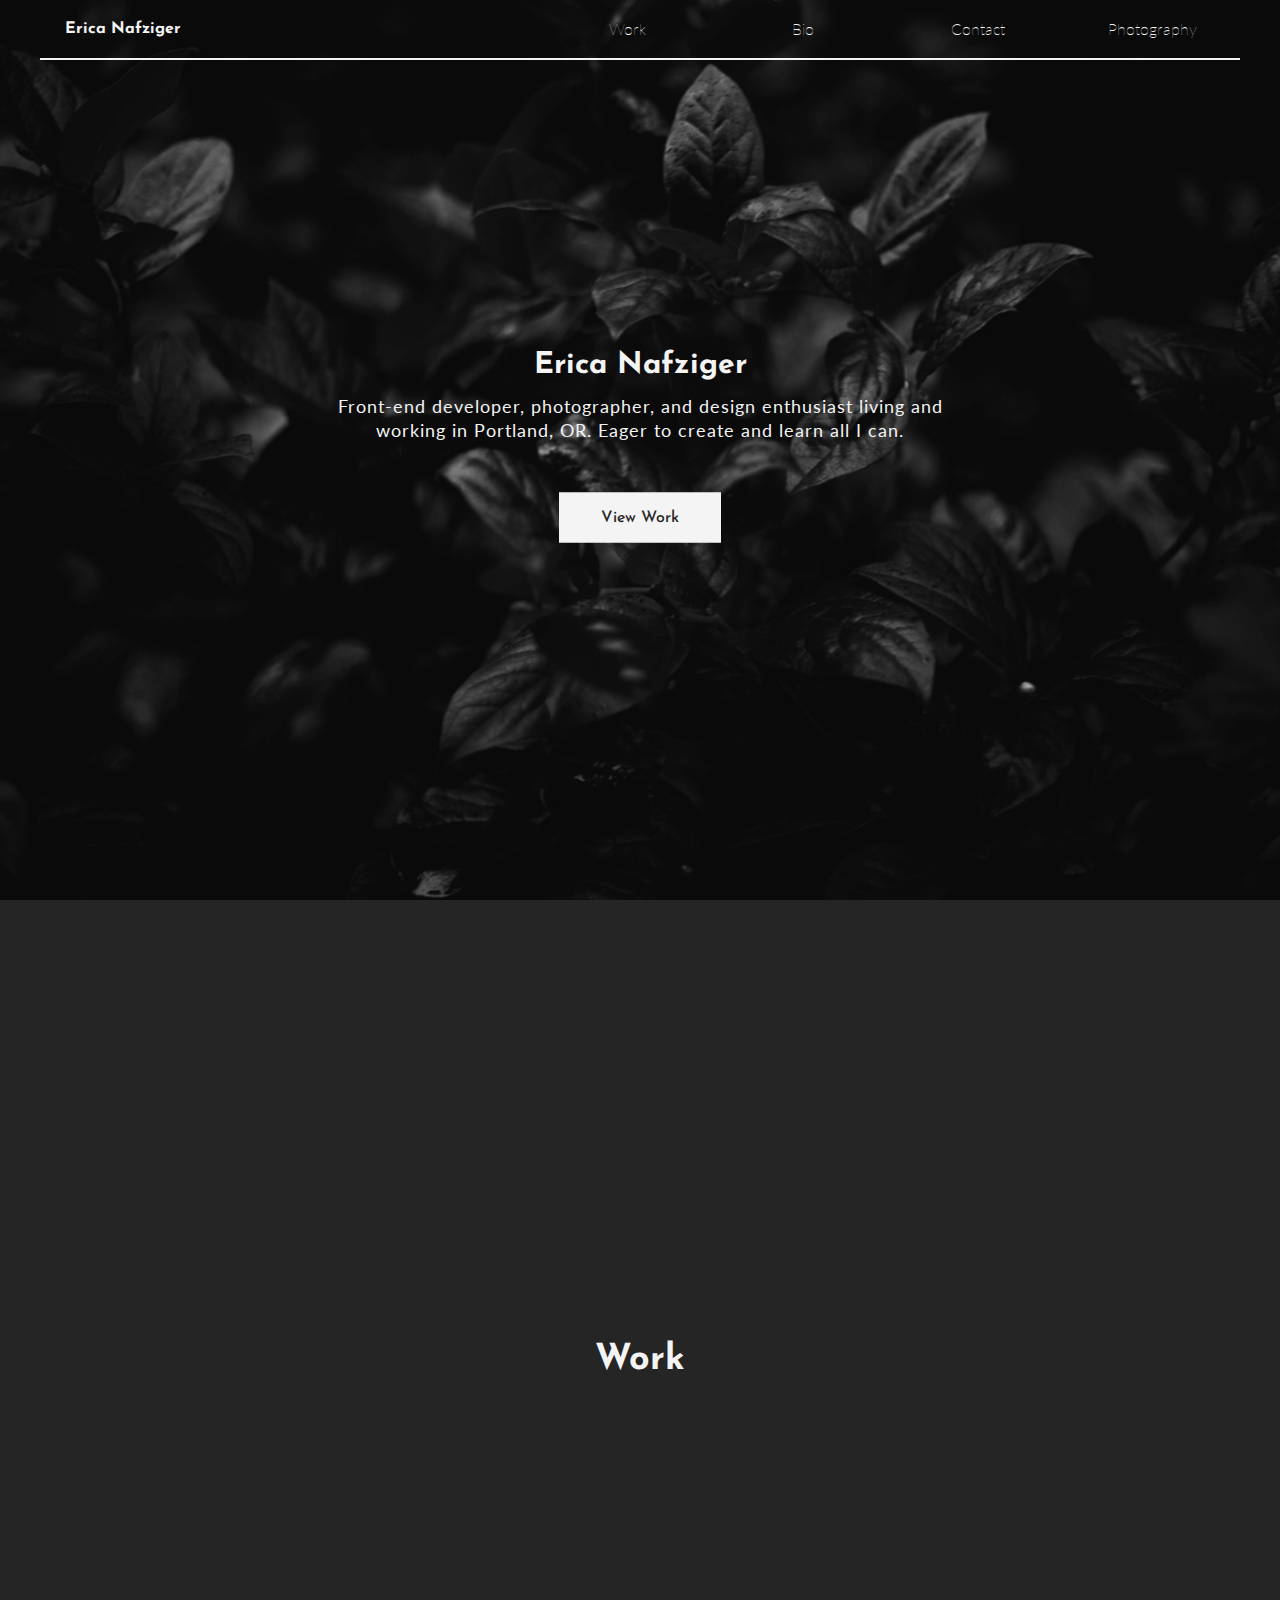
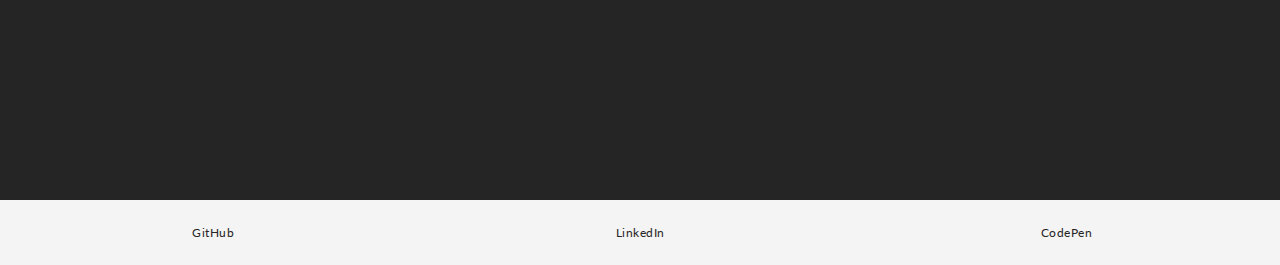
<file: portfolio-website/index.html>
<!DOCTYPE html>
<html>
  <head>
    <link rel="stylesheet" href="css/styles.css">
		<script src="https://code.jquery.com/jquery-3.1.1.min.js" integrity="sha256-hVVnYaiADRTO2PzUGmuLJr8BLUSjGIZsDYGmIJLv2b8=" crossorigin="anonymous"></script>
    <script src="js/tuxedo.js"></script>
    <meta name="viewport" content="width=device-width, initial-scale=1.0">
    <title>Erica Nafziger</title>
  </head>
  <body>
    <nav class="nav-ghost-light">
      <header class="f-col-1"><h5>Erica Nafziger</h5></header>
      <ul class="menu-items">
        <a href="#" class="f-col-1 flex-center"><li>Work</li></a>
        <a href="#" class="f-col-1 flex-center"><li>Bio</li></a>
        <a href="#" class="f-col-1 flex-center"><li>Contact</li></a>
        <a target="_blank" href="http://ericakaitcreative.com/" class="f-col-1 flex-center"><li>Photography</li></a>
      </ul>
      <ul class="mobile-nav flex-center">
        <div class="hamburger"></div>
      </ul>
      <div class="flyout">
        <div class="bar">
          <header class="text-light f-col-4"><h3>Erica Nafziger</h3>
          </header>
          <div class="close f-col-1"></div>
        </div>
        <ul class="flyout-menu text-light">
          <li><a href="#">Work</a></li>
          <li><a href="#">Bio</a></li>
          <li><a href="#">Contact</a></li>
          <li><a target="_blank" href="http://ericakaitcreative.com/">Photography</a></li>
        </ul>
      </div>
    </nav>

    <div class="hero-slideshow">
      <div class="images">
        <img class="1 active" src="img/leaves.jpg" alt="leaves">
        <img class="2" src="img/thaileaves.jpg" alt="thaileaves">
        <img class="3" src="img/downtown.jpg" alt="downtown">
        <img class="4" src="img/flowerbush.jpg" alt="flowerbush">
        <img class="5" src="img/flowers.jpg" alt="flowers">
      </div>
      <div class="right-arrow"></div>
      <div class="left-arrow"></div>
      <div class="hero-text text-center">
        <h2 class="text-light">Erica Nafziger</h2>
        <h6 class="text-light">Front-end developer, photographer, and design enthusiast living and working in Portland, OR. Eager to create and learn all I can.</h6>
        <div class="circles">
          <div class="circle 1 active"></div>
          <div class="circle 2"></div>
          <div class="circle 3"></div>
          <div class="circle 4"></div>
          <div class="circle 5"></div>
        </div>
        <br>
        <button type="button" class="btn-light">View Work</button>
      </div>
    </div>

    <div class="hero bg-dark">
      <div class="hero-content">

        <header class="hero-header text-light">
          <h1>Work</h1>
        </header>
      </div>

    </div>




    <footer class="f-row bg-light text-dark">
      <small class="f-col-3 flex-center"><a href="https://github.com/ericanafziger">GitHub</a></small>
      <small class="f-col-3 flex-center"><a href="https://www.linkedin.com/in/ericaknafziger/">LinkedIn</a></small>
      <small class="f-col-3 flex-center"><a href="http://codepen.io/ericanafziger/">CodePen</a></small>
    </footer>

    <script src="js/three-minified.js"></script>
    <script src="js/three-render.js"></script>
  </body>
</html>
</file>
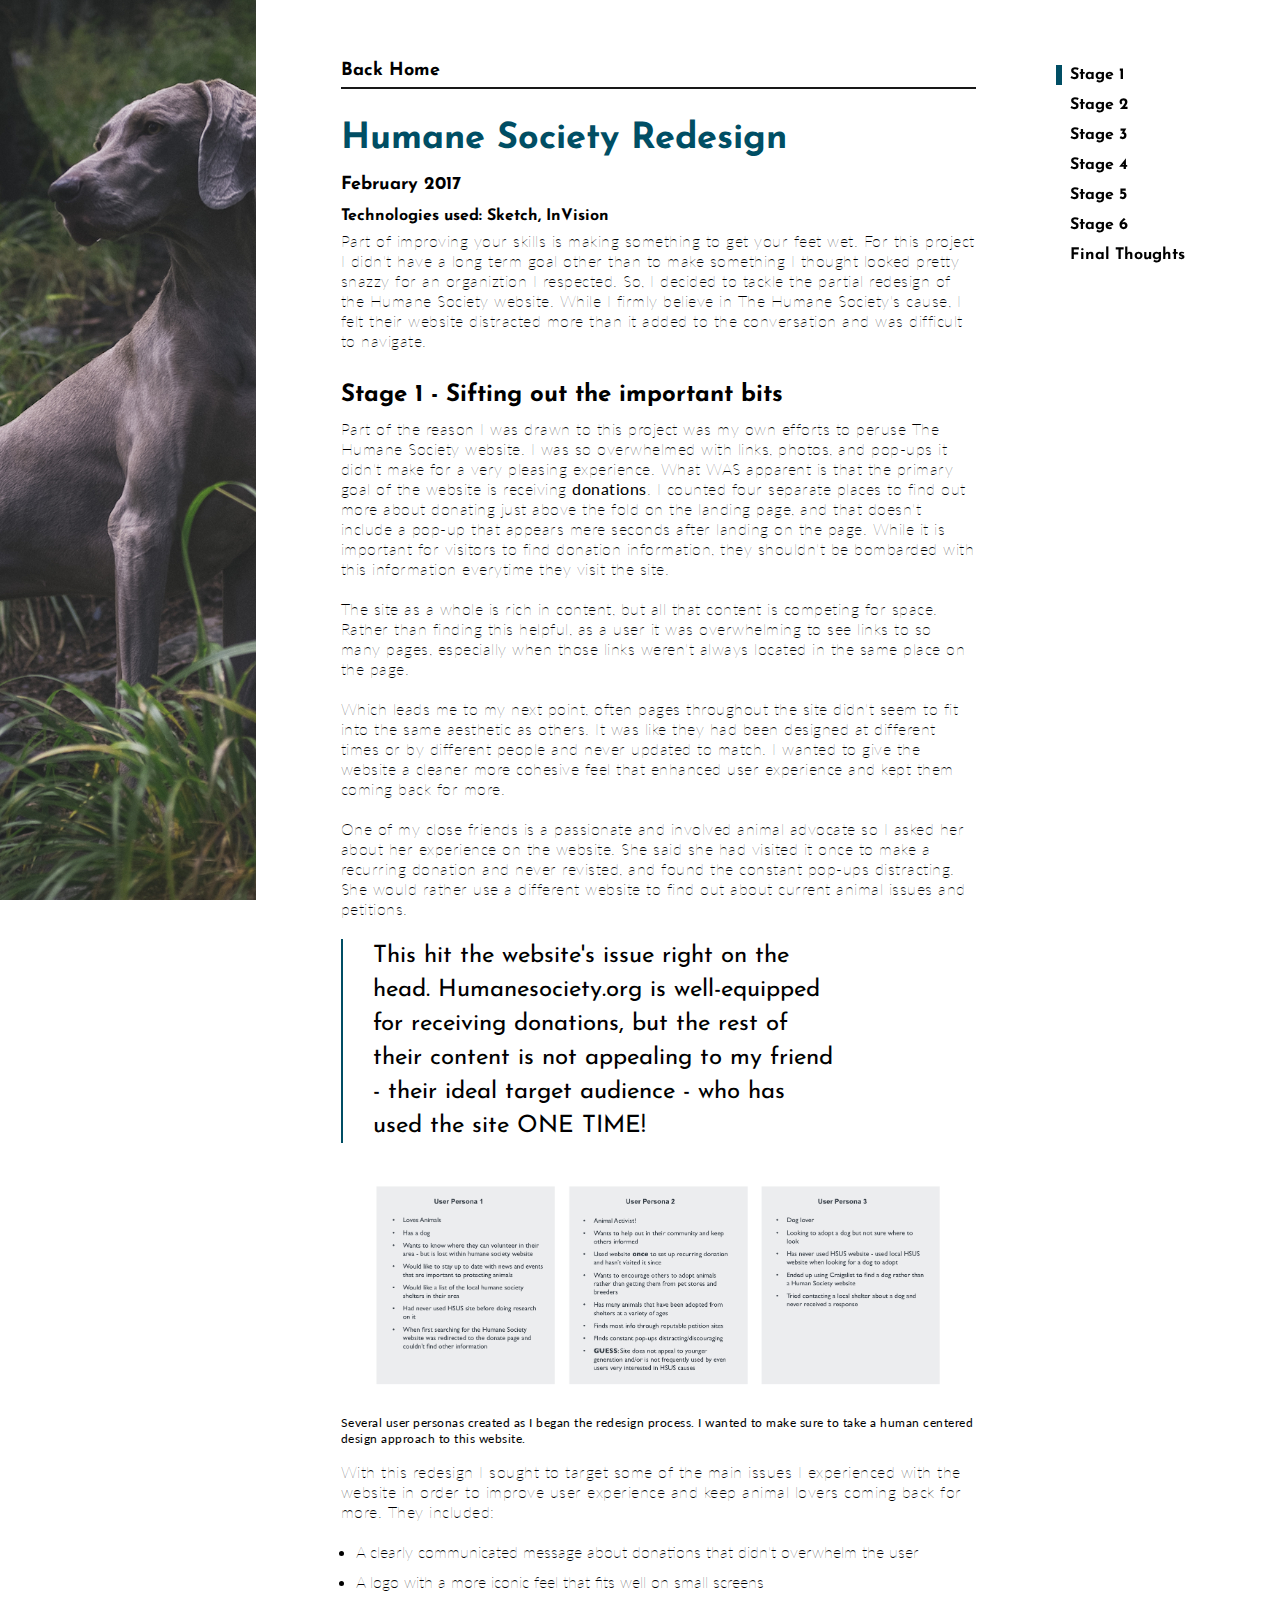
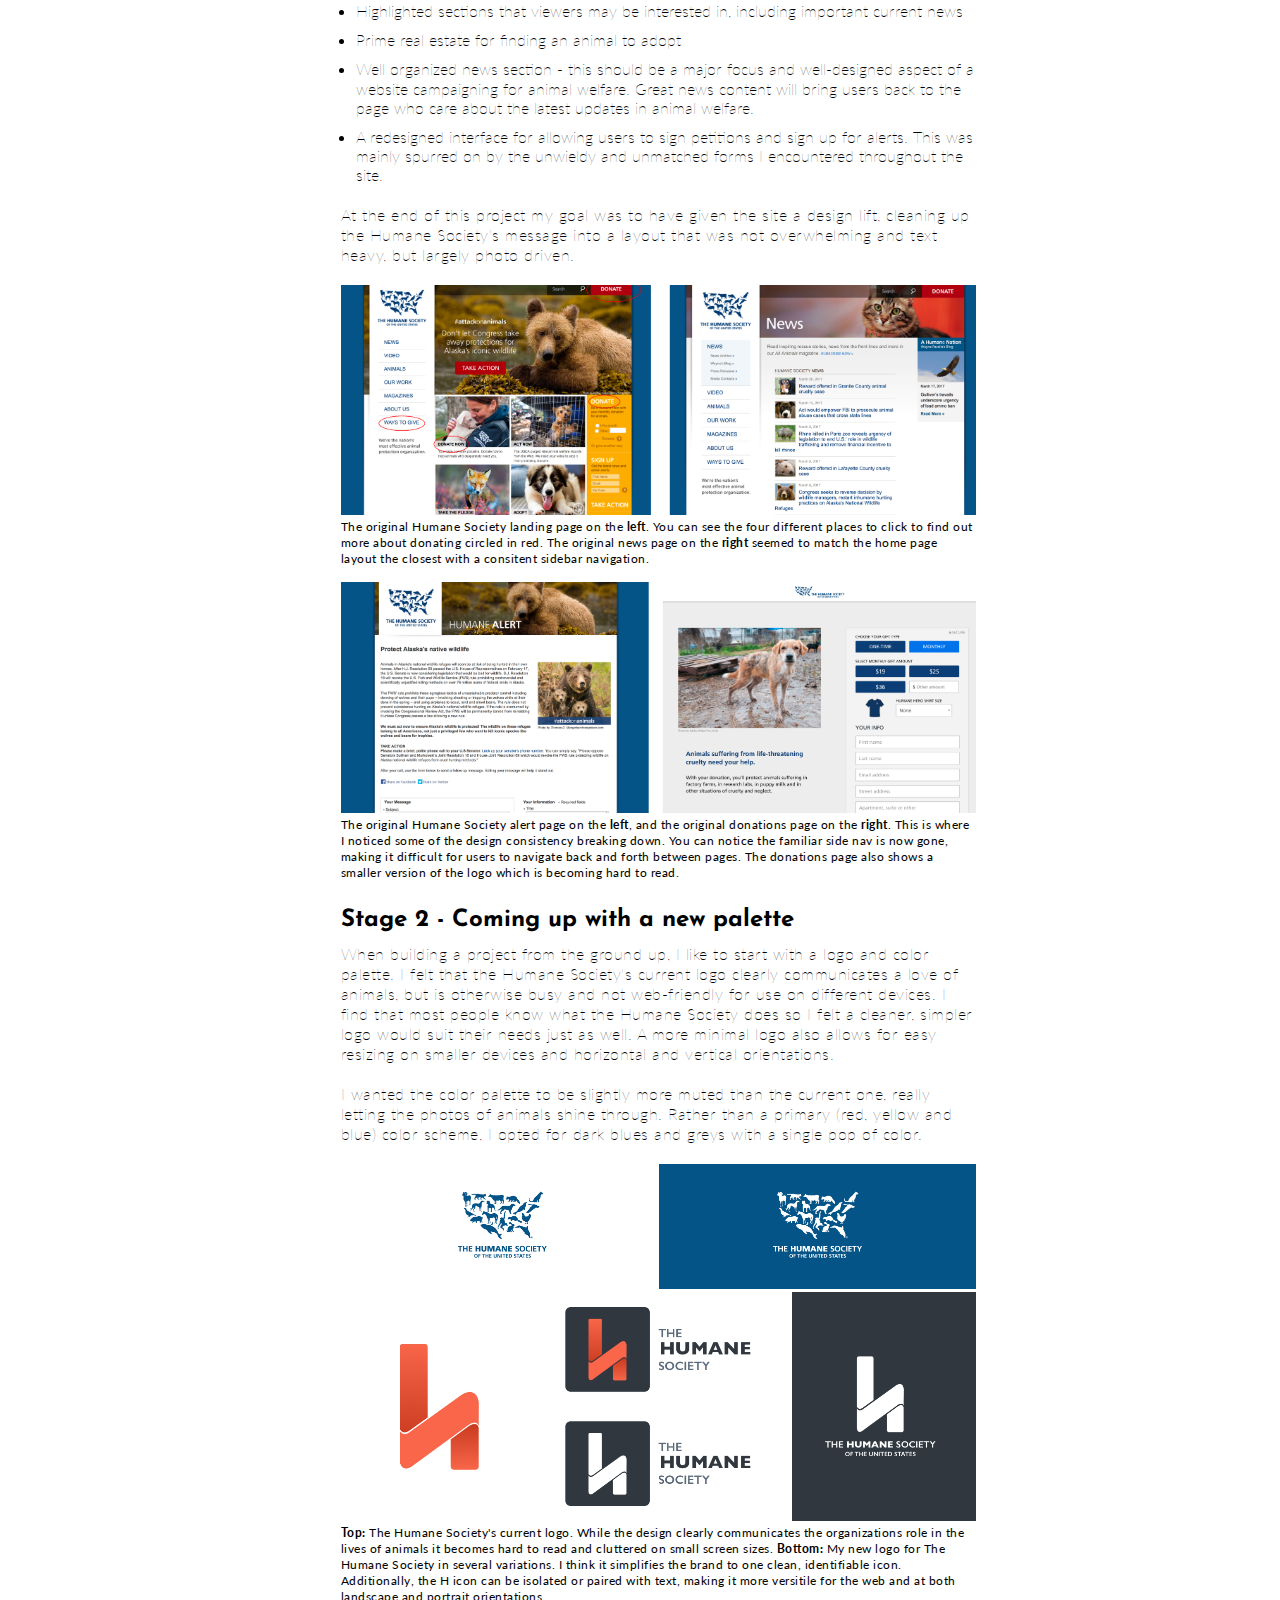
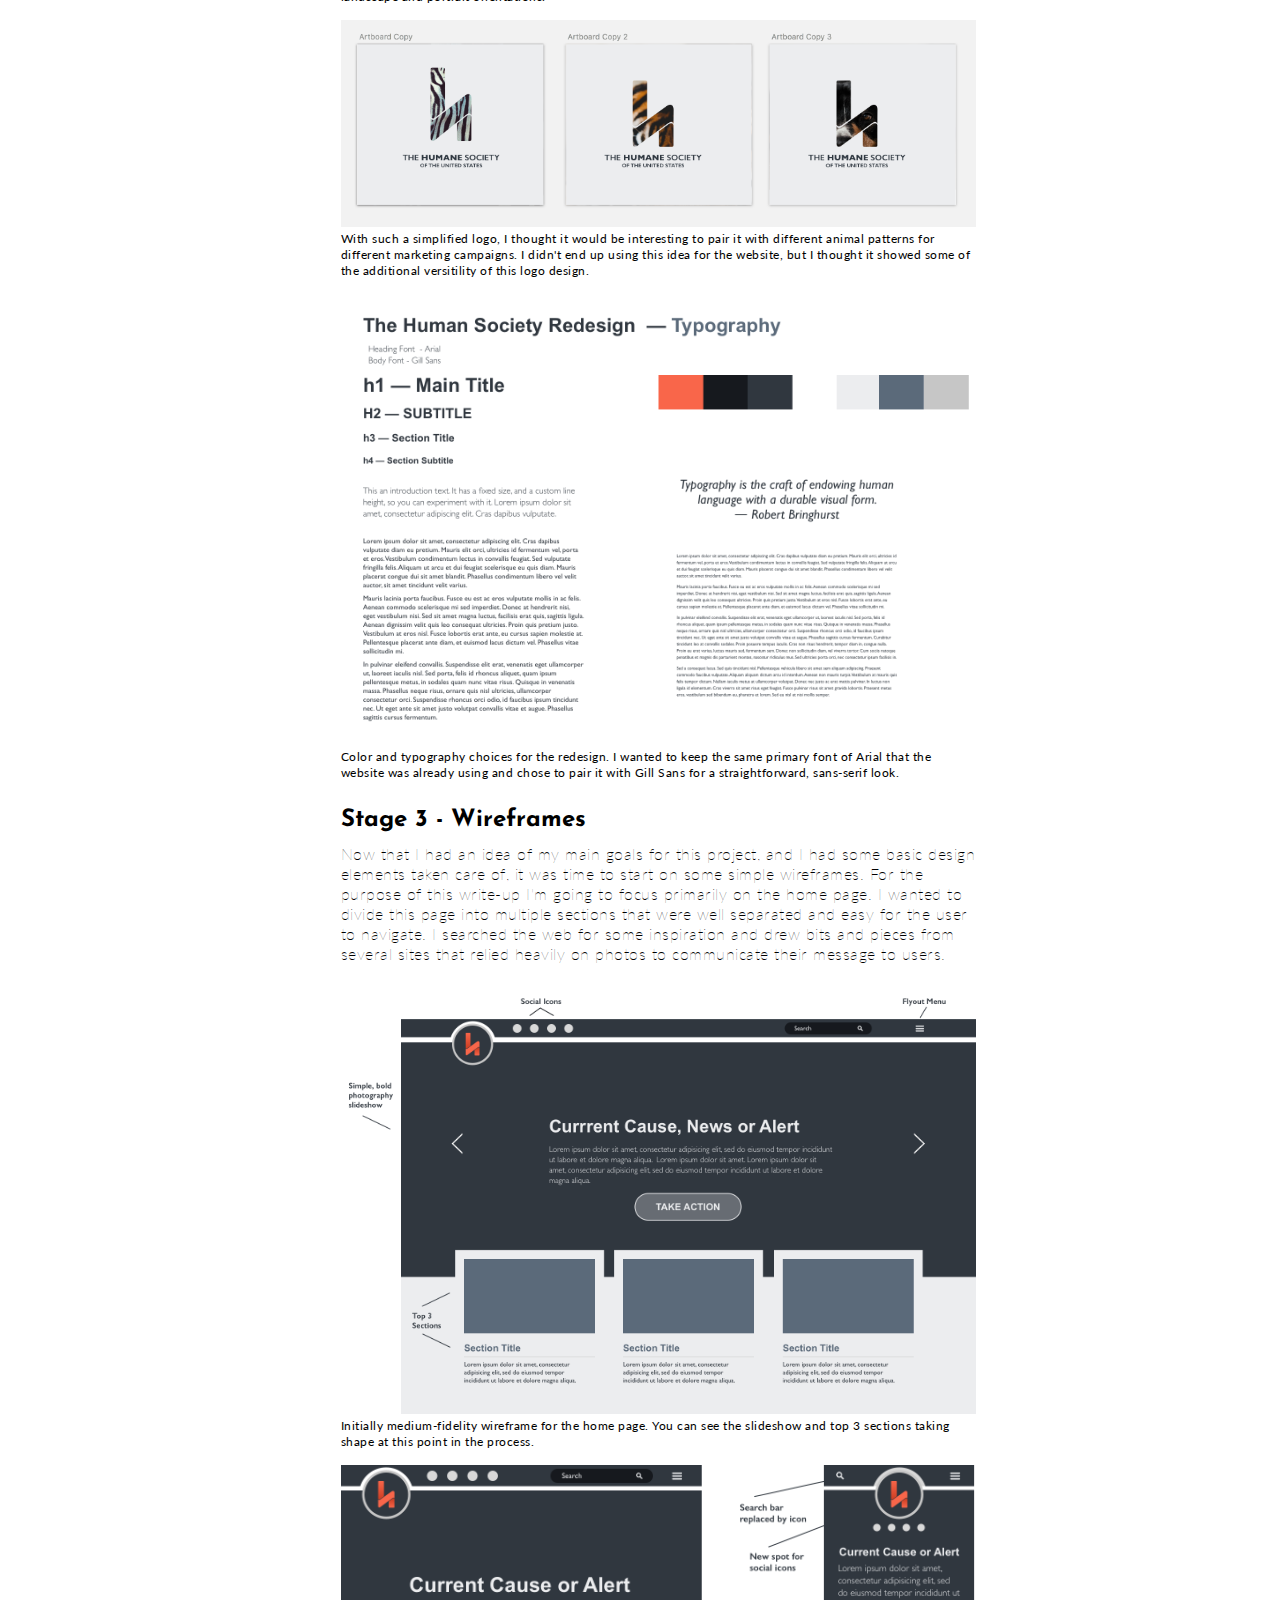
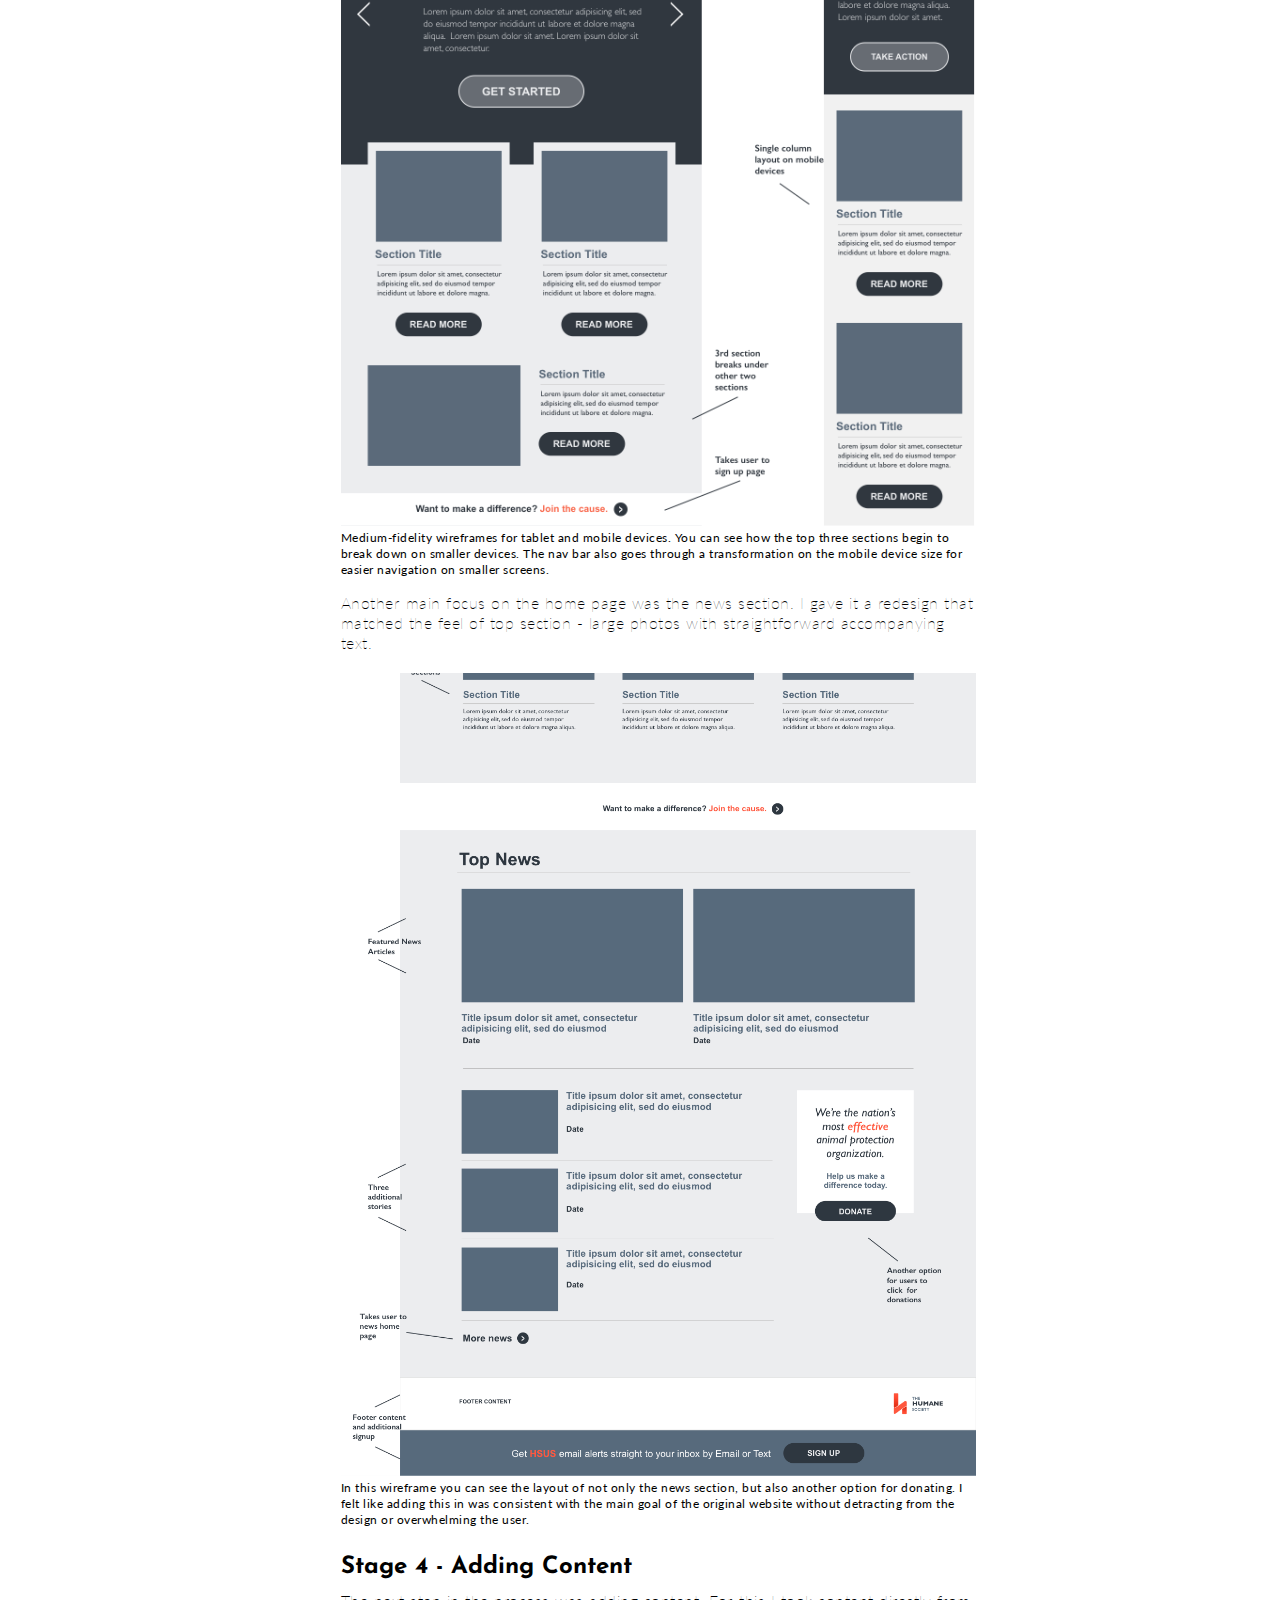
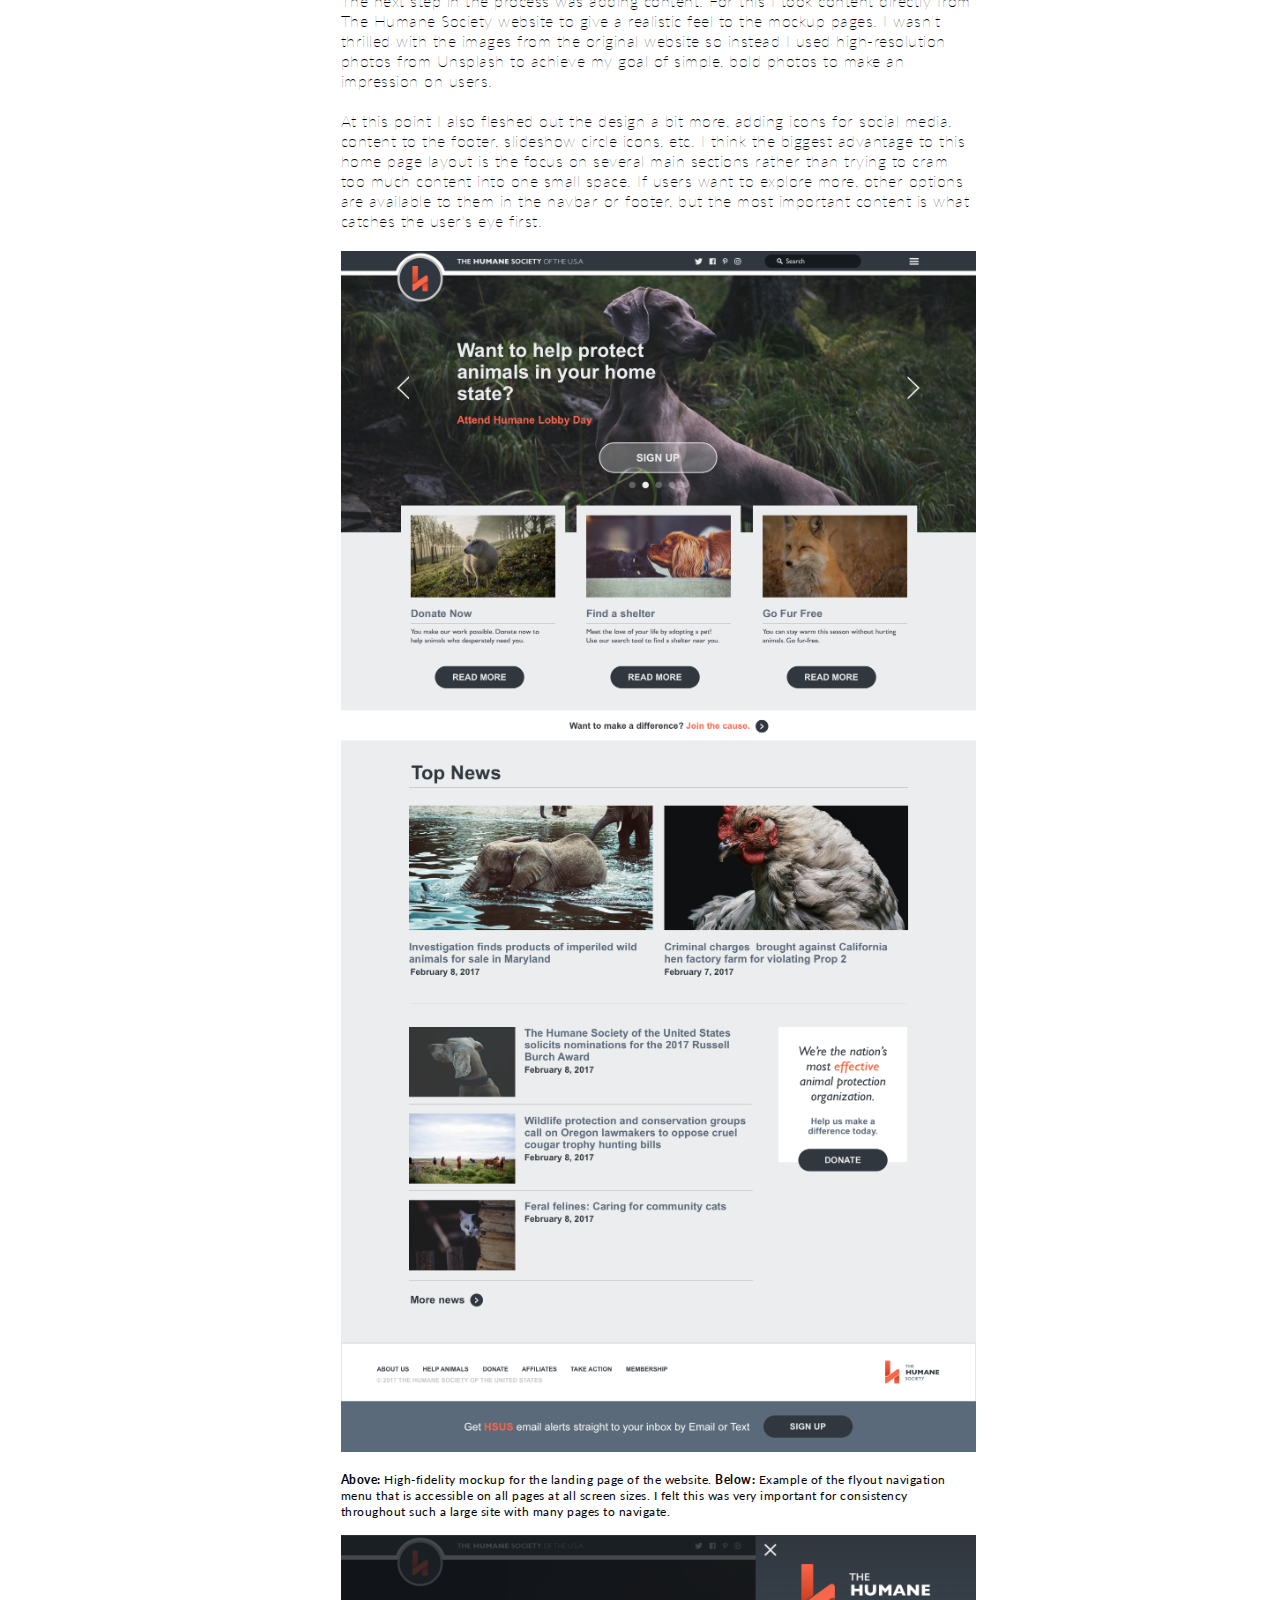
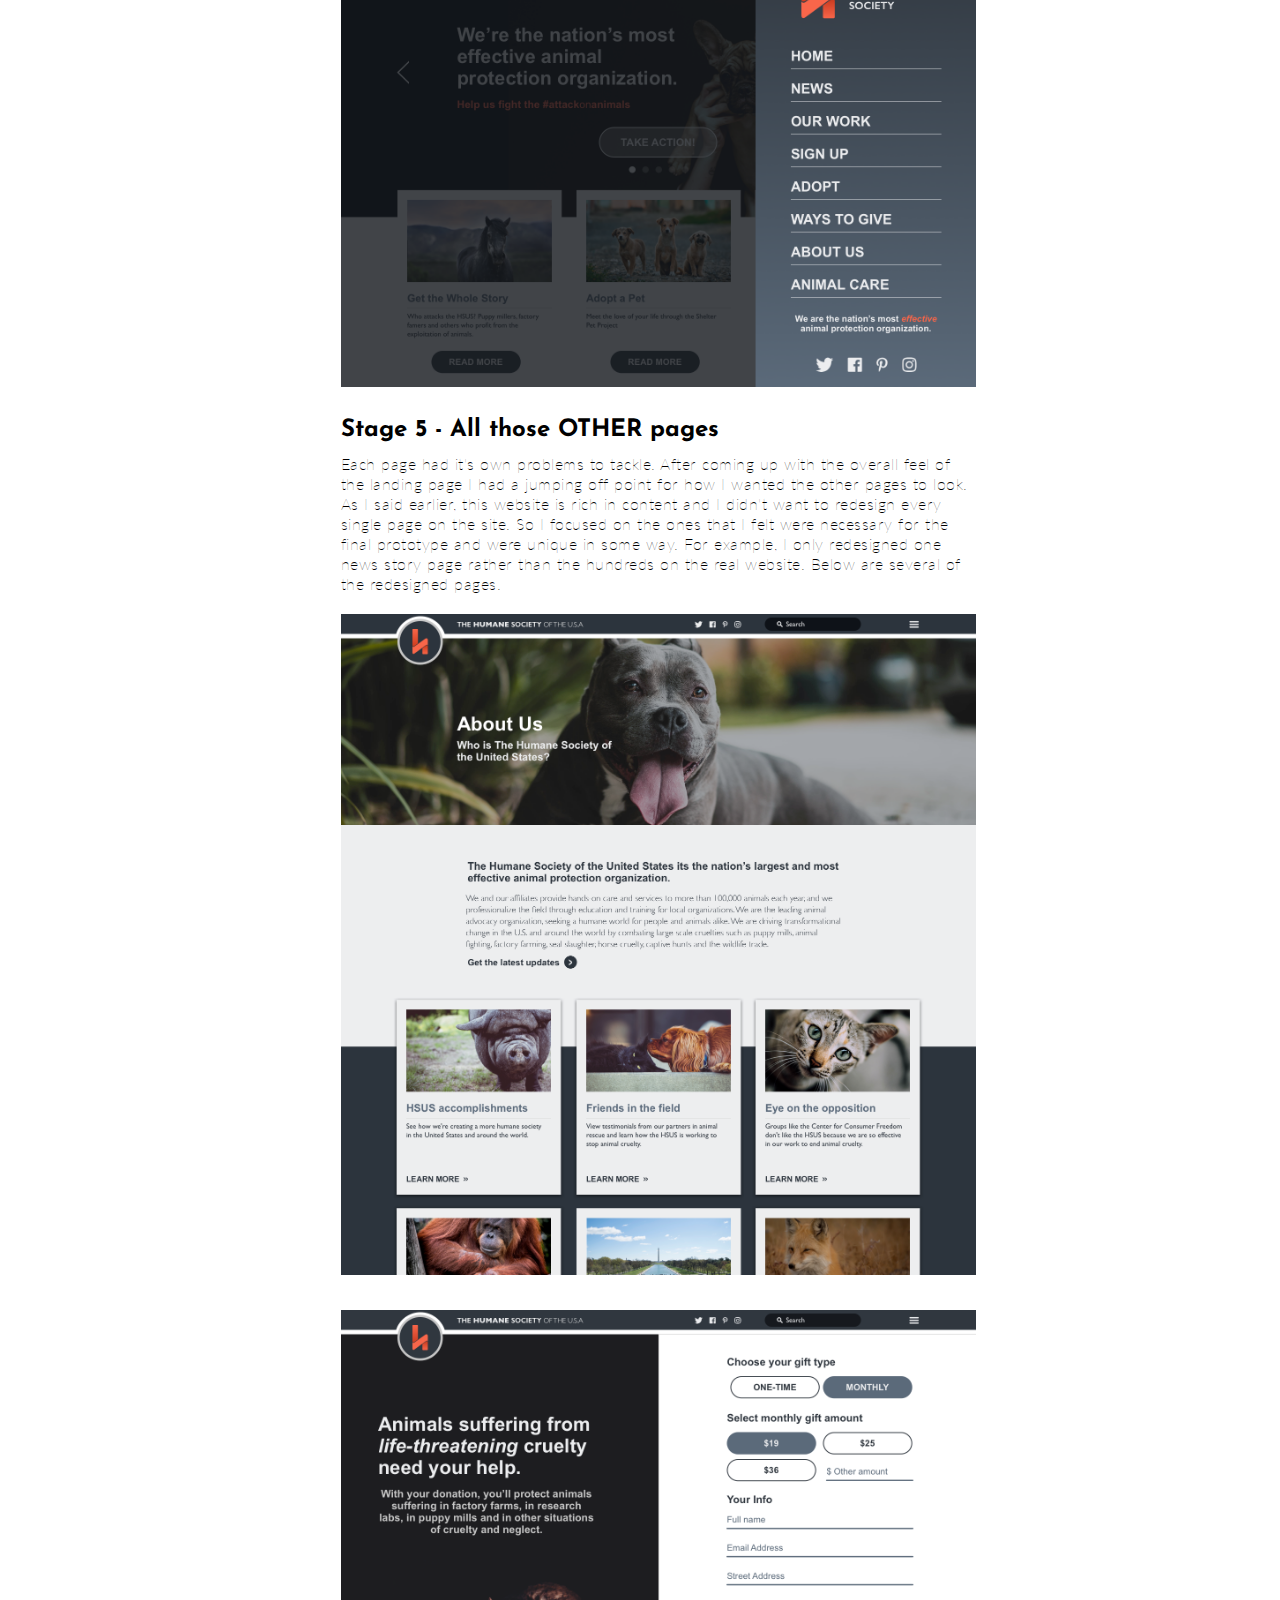
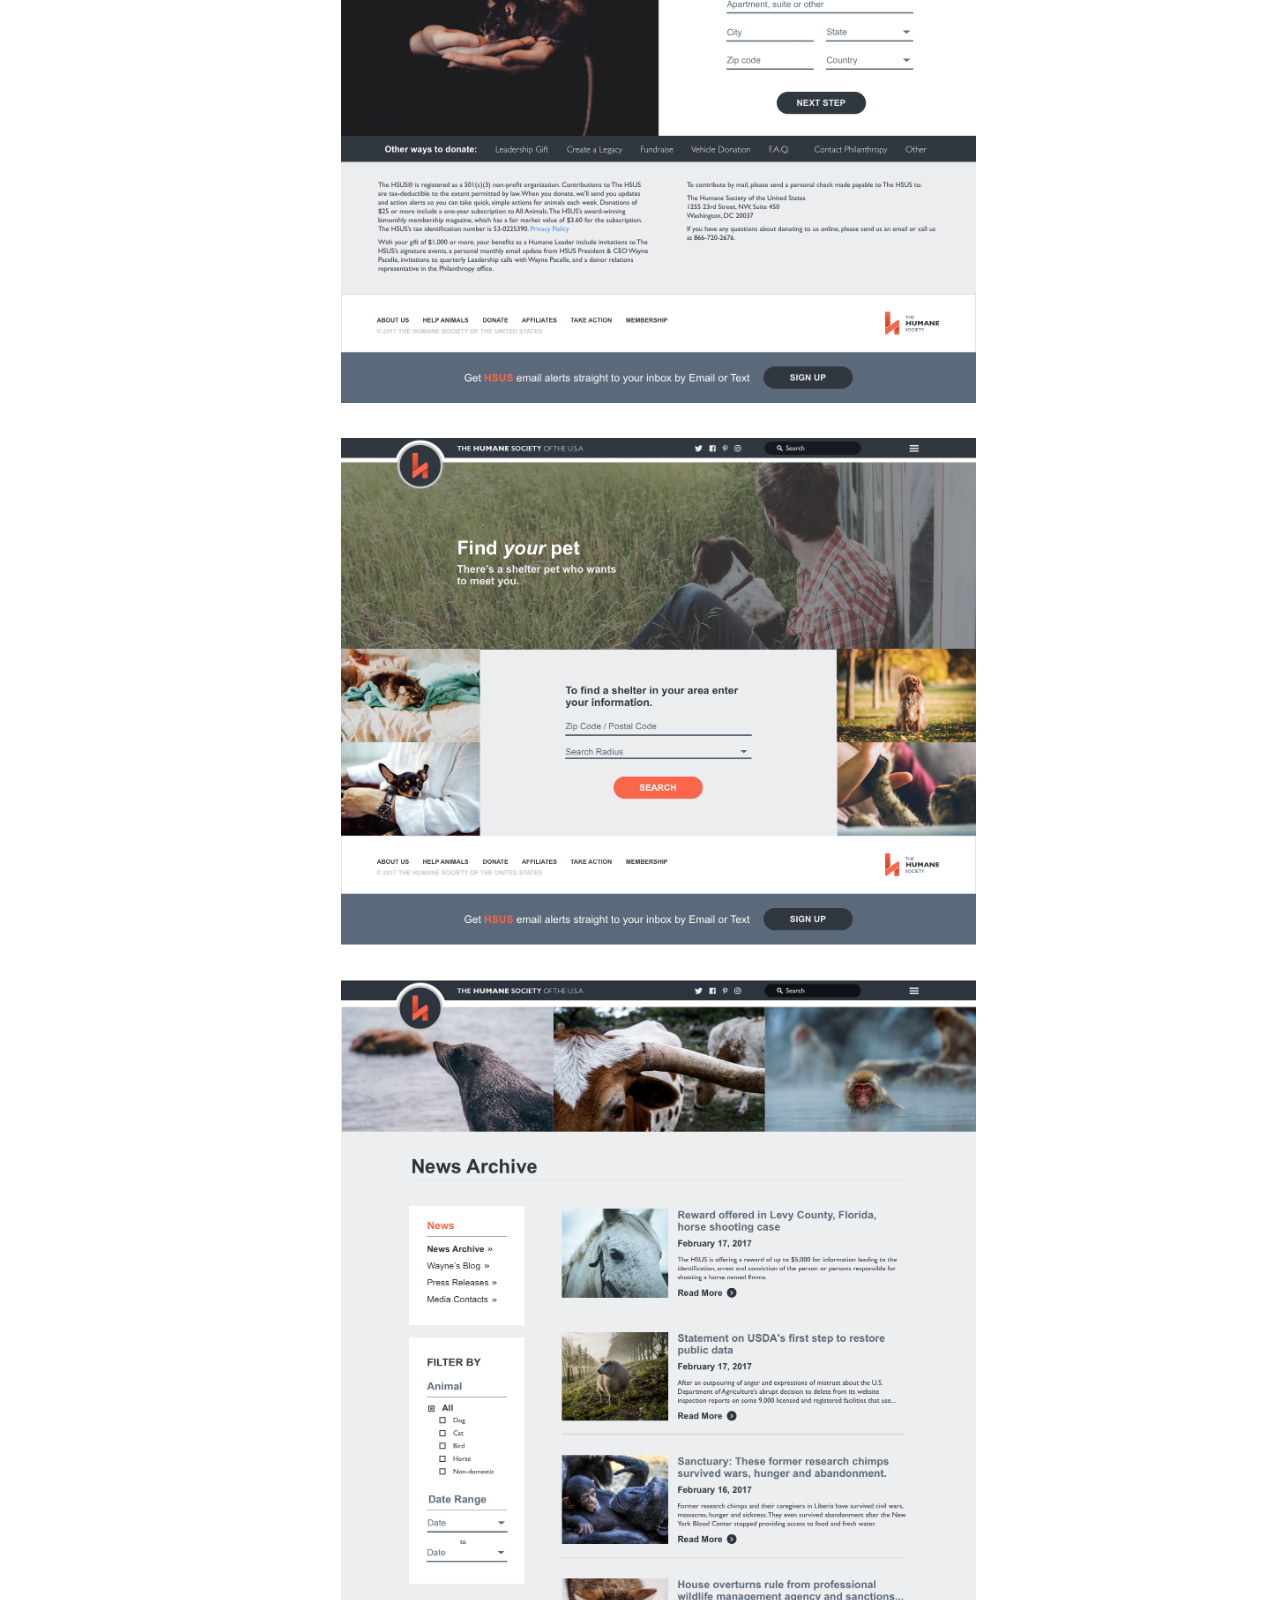
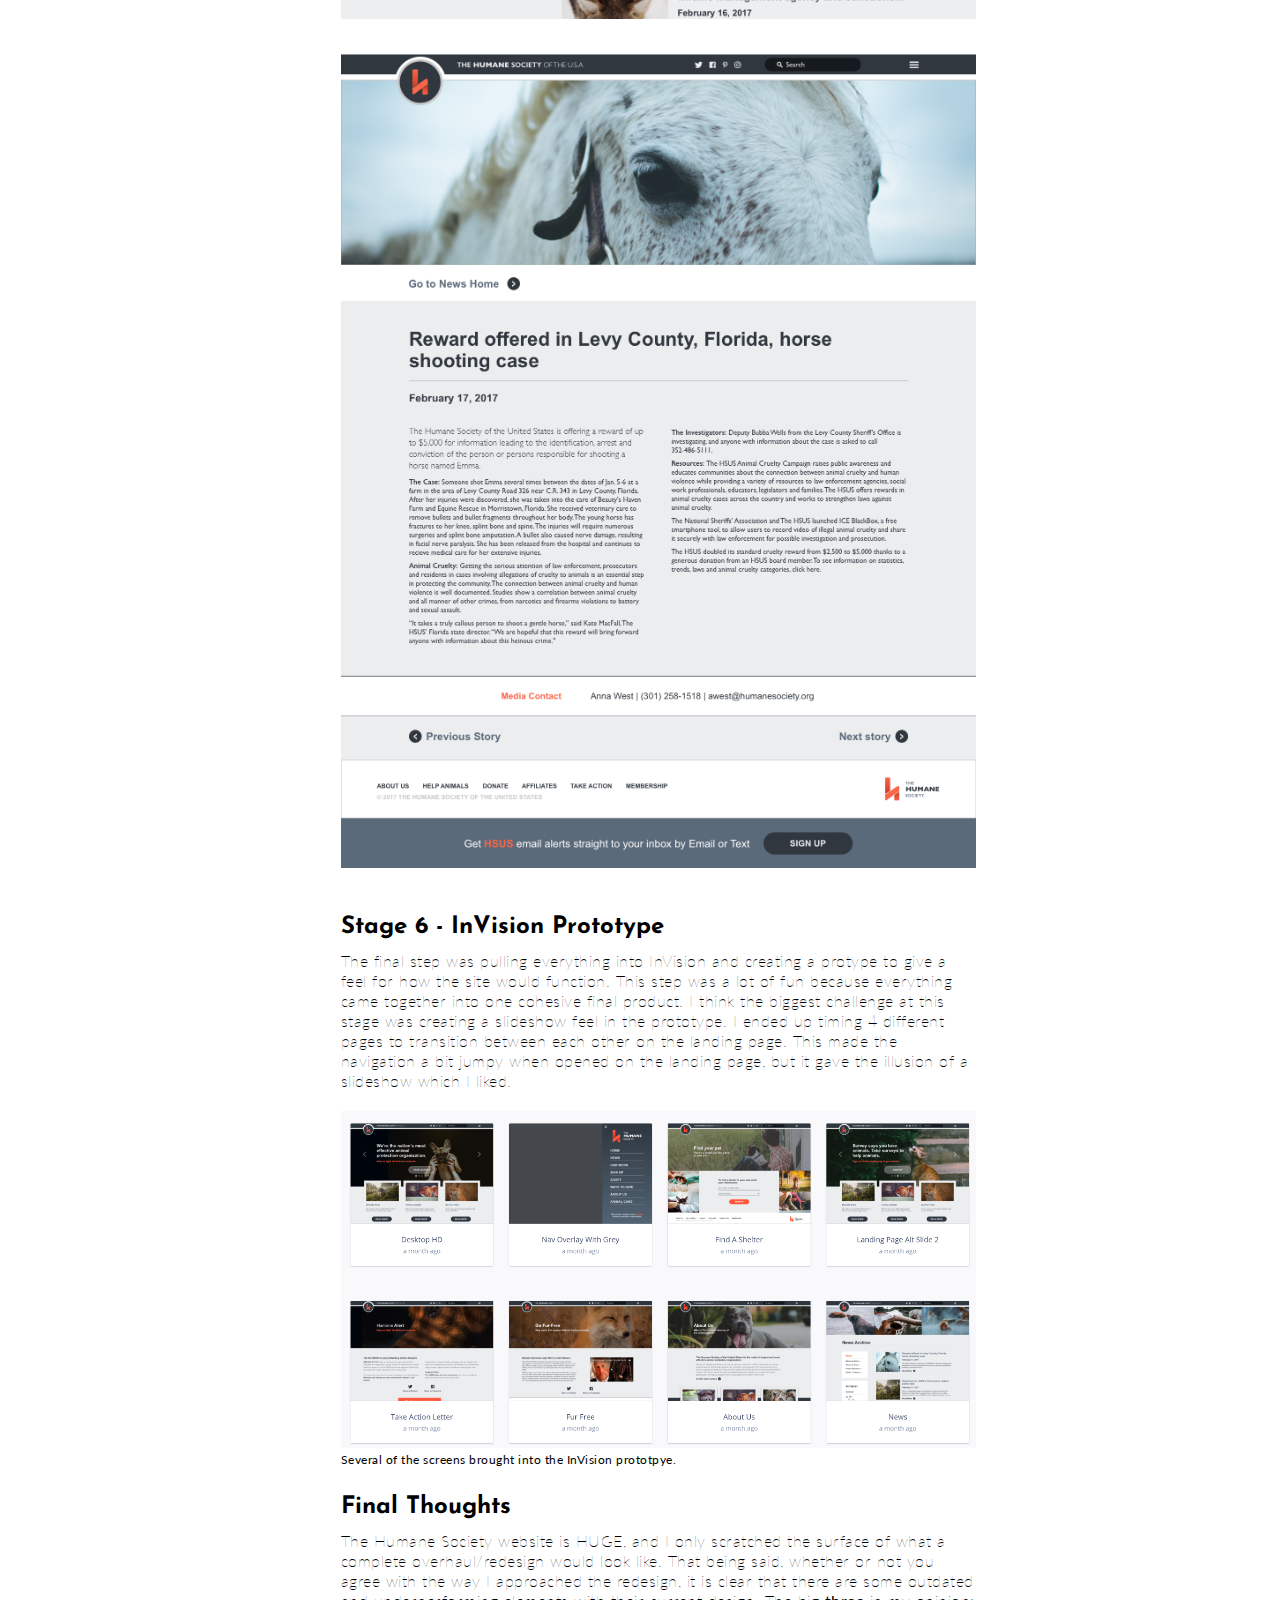
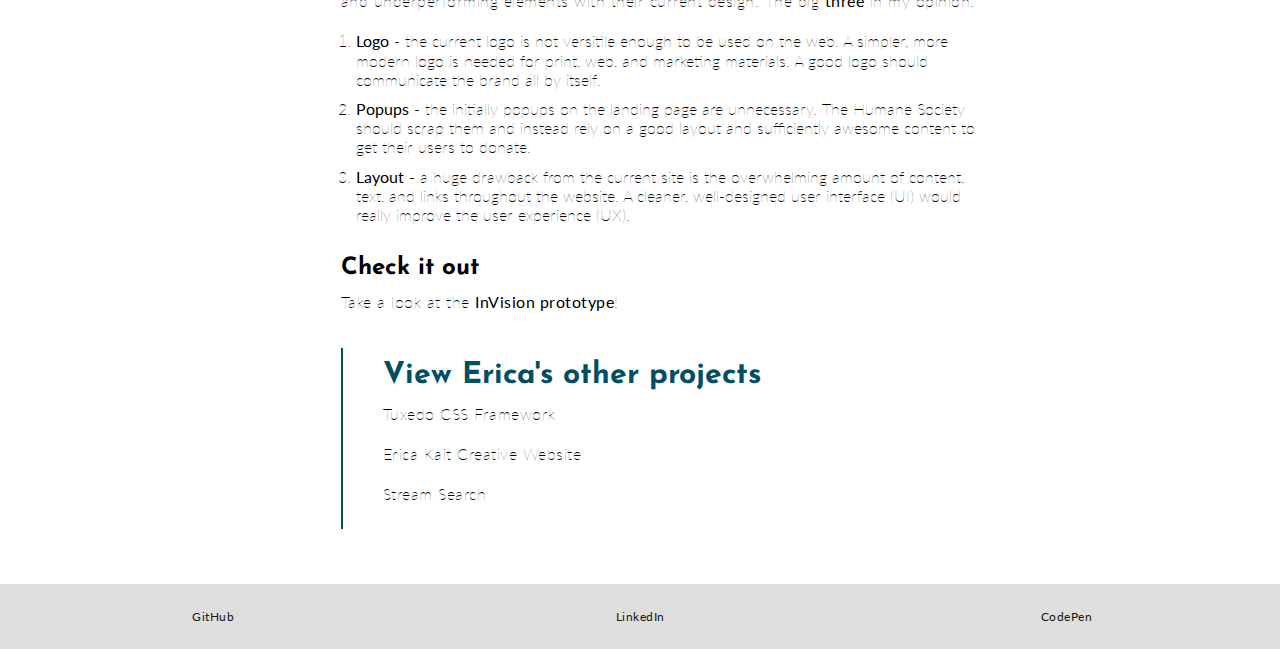
<file: humanesociety.html>
<!DOCTYPE html>
<html>
  <head>
    <link rel="stylesheet" href="css/styles.css">
		<script src="https://code.jquery.com/jquery-3.1.1.min.js" integrity="sha256-hVVnYaiADRTO2PzUGmuLJr8BLUSjGIZsDYGmIJLv2b8=" crossorigin="anonymous"></script>
    <script src="js/tuxedo.js"></script>
    <script src="js/stages.js"></script>
    <meta name="viewport" content="width=device-width, initial-scale=1.0">
    <title>Humane Society Redesign - Erica Nafziger</title>
  </head>
  <body>
    <div class="section bg-pop">
      <img class="section-image" src="img/humane/dog.jpg" alt="">
    </div>
    <div class="container">
      <div class="f-row responsive">
        <div class="f-col-4">
          <h4 class="underline-dark"><a href="index.html">Back Home</a></h4>
          <h1 class="text-pop">Humane Society Redesign</h1>
          <h4>February 2017</h4>
          <h5>Technologies used: Sketch, InVision</h5>
          <p>Part of improving your skills is making something to get your feet wet. For this project I didn't have a long term goal other than to make something I thought looked pretty snazzy for an organiztion I respected. So, I decided to tackle the partial redesign of the Humane Society website. While I firmly believe in The Humane Society's cause, I felt their website distracted more than it added to the conversation and was difficult to navigate.</p>

          <h3 id="stage1">Stage 1 - Sifting out the important bits</h3>
          <p>Part of the reason I was drawn to this project was my own efforts to peruse The Humane Society website. I was so overwhelmed with links, photos, and pop-ups it didn't make for a very pleasing experience. What WAS apparent is that the primary goal of the website is receiving <strong>donations</strong>. I counted four separate places to find out more about donating just above the fold on the landing page, and that doesn't include a pop-up that appears mere seconds after landing on the page. While it is important for visitors to find donation information, they shouldn't be bombarded with this information everytime they visit the site.</p>
          <p>The site as a whole is rich in content, but all that content is competing for space. Rather than finding this helpful, as a user it was overwhelming to see links to so many pages, especially when those links weren't always located in the same place on the page.</p>
          <p>Which leads me to my next point, often pages throughout the site didn't seem to fit into the same aesthetic as others. It was like they had been designed at different times or by different people and never updated to match. I wanted to give the website a cleaner more cohesive feel that enhanced user experience and kept them coming back for more.</p>
          <p>One of my close friends is a passionate and involved animal advocate so I asked her about her experience on the website. She said she had visited it once to make a recurring donation and never revisted, and found the constant pop-ups distracting. She would rather use a different website to find out about current animal issues and petitions.</p>
          <blockquote>
            This hit the website's issue right on the head. Humanesociety.org is well-equipped for receiving donations, but the rest of their content is not appealing to my friend - their ideal target audience - who has used the site ONE TIME!
          </blockquote>
          <img src="img/humane/humane-user-personas.png" alt="User personas researched for the redesign">
          <small>Several user personas created as I began the redesign process. I wanted to make sure to take a human centered design approach to this website.</small><br><br>


          <p>With this redesign I sought to target some of the main issues I experienced with the website in order to improve user experience and keep animal lovers coming back for more. They included:</p>
          <ul>
            <li>A clearly communicated message about donations that didn't overwhelm the user</li>
            <li>A logo with a more iconic feel that fits well on small screens</li>
            <li>Highlighted sections that viewers may be interested in, including important current news</li>
            <li>Prime real estate for finding an animal to adopt</li>
            <li>Well organized news section - this should be a major focus and well-designed aspect of a website campaigning for animal welfare. Great news content will bring users back to the page who care about the latest updates in animal welfare.</li>
            <li>A redesigned interface for allowing users to sign petitions and sign up for alerts. This was mainly spurred on by the unwieldy and unmatched forms I encountered throughout the site.</li>
          </ul>
          <p>At the end of this project my goal was to have given the site a design lift, cleaning up the Humane Society's message into a layout that was not overwhelming and text heavy, but largely photo driven.</p>
          <img src="img/humane/humane-home-original.png" alt="Original humane society home page and news page">
          <small>The original Humane Society landing page on the <strong>left</strong>. You can see the four different places to click to find out more about donating circled in red. The original news page on the <strong>right</strong> seemed to match the home page layout the closest with a consitent sidebar navigation.</small><br><br>
          <img src="img/humane/humane-alert-original.png" alt="">
          <small>The original Humane Society alert page on the <strong>left</strong>, and the original donations page on the <strong>right</strong>. This is where I noticed some of the design consistency breaking down. You can notice the familiar side nav is now gone, making it difficult for users to navigate back and forth between pages. The donations page also shows a smaller version of the logo which is becoming hard to read.</small><br><br>


          <h3 id="stage2">Stage 2 - Coming up with a new palette</h3>
          <p>When building a project from the ground up, I like to start with a logo and color palette. I felt that the Humane Society's current logo clearly communicates a love of animals, but is otherwise busy and not web-friendly for use on different devices. I find that most people know what the Humane Society does so I felt a cleaner, simpler logo would suit their needs just as well. A more minimal logo also allows for easy resizing on smaller devices and horizontal and vertical orientations.</p>
          <p>I wanted the color palette to be slightly more muted than the current one, really letting the photos of animals shine through. Rather than a primary (red, yellow and blue) color scheme, I opted for dark blues and greys with a single pop of color.</p>
          <img src="img/humane/humane-old-logo.png" alt="the humane society's current logo">
          <img src="img/humane/humane-new-logo.png" alt="My rebranding of The Humane Society's logo">
          <small><strong>Top:</strong> The Humane Society's current logo. While the design clearly communicates the organizations role in the lives of animals it becomes hard to read and cluttered on small screen sizes. <strong>Bottom:</strong> My new logo for The Humane Society in several variations. I think it simplifies the brand to one clean, identifiable icon. Additionally, the H icon can be isolated or paired with text, making it more versitile for the web and at both landscape and portrait orientations.</small><br><br>
          <img src="img/humane/humane-logo-animals.png" alt="New logo with animal textures filling it in.">
          <small>With such a simplified logo, I thought it would be interesting to pair it with different animal patterns for different marketing campaigns. I didn't end up using this idea for the website, but I thought it showed some of the additional versitility of this logo design.</small><br><br>
          <img src="img/humane/humane-palette.png" alt="Color and typography guides">
          <small>Color and typography choices for the redesign. I wanted to keep the same primary font of Arial that the website was already using and chose to pair it with Gill Sans for a straightforward, sans-serif look.</small><br><br>



          <h3 id="stage3">Stage 3 - Wireframes</h3>
          <p>Now that I had an idea of my main goals for this project, and I had some basic design elements taken care of, it was time to start on some simple wireframes. For the purpose of this write-up I'm going to focus primarily on the home page. I wanted to divide this page into multiple sections that were well separated and easy for the user to navigate. I searched the web for some inspiration and drew bits and pieces from several sites that relied heavily on photos to communicate their message to users.</p>
          <img src="img/humane/humane-desktop-wireframe.png" alt="Medium fidelity desktop wireframe">
          <small>Initially medium-fidelity wireframe for the home page. You can see the slideshow and top 3 sections taking shape at this point in the process.</small><br><br>
          <img src="img/humane/humane-tablet-mobile.png" alt="">
          <small>Medium-fidelity wireframes for tablet and mobile devices. You can see how the top three sections begin to break down on smaller devices. The nav bar also goes through a transformation on the mobile device size for easier navigation on smaller screens.</small><br><br>
          <p>Another main focus on the home page was the news section. I gave it a redesign that matched the feel of top section - large photos with straightforward accompanying text.</p>
          <img src="img/humane/humane-news-wireframe.png" alt="home page news section wireframe">
          <small>In this wireframe you can see the layout of not only the news section, but also another option for donating. I felt like adding this in was consistent with the main goal of the original website without detracting from the design or overwhelming the user.</small><br><br>

          <h3 id="stage4">Stage 4 - Adding Content</h3>
          <p>The next step in the process was adding content. For this I took content directly from The Humane Society website to give a realistic feel to the mockup pages. I wasn't thrilled with the images from the original website so instead I used high-resolution photos from <a target="_blank" href="https://unsplash.com/">Unsplash</a> to achieve my goal of simple, bold photos to make an impression on users.</p>
          <p>At this point I also fleshed out the design a bit more, adding icons for social media, content to the footer, slideshow circle icons, etc. I think the biggest advantage to this home page layout is the focus on several main sections rather than trying to cram too much content into one small space. If users want to explore more, other options are available to them in the navbar or footer, but the most important content is what catches the user's eye first.</p>
          <img src="img/humane/humane-landing-mockup.png" alt="home page news section wireframe"><br><br>
          <small><strong>Above:</strong> High-fidelity mockup for the landing page of the website. <strong>Below:</strong> Example of the flyout navigation menu that is accessible on all pages at all screen sizes. I felt this was very important for consistency throughout such a large site with many pages to navigate.</small><br><br>
          <img src="img/humane/humane-nav-mockup.png" alt="navigation example"><br><br>


          <h3 id="stage5">Stage 5 - All those OTHER pages</h3>
          <p>Each page had it's own problems to tackle. After coming up with the overall feel of the landing page I had a jumping off point for how I wanted the other pages to look. As I said earlier, this website is rich in content and I didn't want to redesign every single page on the site. So I focused on the ones that I felt were necessary for the final prototype and were unique in some way. For example, I only redesigned one news story page rather than the hundreds on the real website. Below are several of the redesigned pages.</p>
          <img src="img/humane/humane-about-us.png" alt="about us redesign"><br><br><br>
          <img src="img/humane/humane-donate.png" alt="donation redesign"><br><br><br>
          <img src="img/humane/humane-find-shelter.png" alt="find shelter redesign"><br><br><br>
          <img src="img/humane/humane-news-home.png" alt="news home redesign"><br><br><br>
          <img src="img/humane/humane-news-detail.png" alt="news detail redesign"><br><br><br>


          <h3 id="stage6">Stage 6 - InVision Prototype</h3>
          <p>The final step was pulling everything into InVision and creating a protype to give a feel for how the site would function. This step was a lot of fun because everything came together into one cohesive final product. I think the biggest challenge at this stage was creating a slideshow feel in the prototype. I ended up timing 4 different pages to transition between each other on the landing page. This made the navigation a bit jumpy when opened on the landing page, but it gave the illusion of a slideshow which I liked.</p>
          <img src="img/humane/humane-invision.png" alt="news detail redesign">
          <small>Several of the screens brought into the InVision prototpye.</small><br><br>
          <h3 id="stage7">Final Thoughts</h3>
          <p>The Humane Society website is HUGE, and I only scratched the surface of what a complete overhaul/redesign would look like. That being said, whether or not you agree with the way I approached the redesign, it is clear that there are some outdated and underperforming elements with their current design. The big <strong>three</strong> in my opinion:</p>
          <ol>
            <li><strong>Logo</strong> - the current logo is not versitile enough to be used on the web. A simpler, more modern logo is needed for print, web, and marketing materials. A good logo should communicate the brand all by itself.</li>
            <li><strong>Popups</strong> - the initially popups on the landing page are unnecessary. The Humane Society should scrap them and instead rely on a good layout and sufficiently awesome content to get their users to donate.</li>
            <li><strong>Layout</strong> - a huge drawback from the current site is the overwhelming amount of content, text, and links throughout the website. A cleaner, well-designed user interface (UI) would really improve the user experience (UX).</li>
          </ol>

          <h3>Check it out</h3>
          <p>Take a look at the <strong><a target="_blank" href="https://invis.io/GRAM5OWX3">InVision prototype</a></strong>!</p>
          <br>
          <div class="border-left-pop">
            <h2 class="text-pop">View Erica's other projects</h2>
            <p><a href="tuxedo.html">Tuxedo CSS Framework</a></p>
            <p><a href="ericakaitcreative.html">Erica Kait Creative Website</a></p>
            <p><a href="streamsearch.html">Stream Search</a></p>
          </div>
        </div>
        <div class="f-col-1 flex-end-h">
          <div class="fixed stages">
            <h5 id="stage1-nav"class="active-stage"><a>Stage 1</a></h4>
            <h5 id="stage2-nav"><a>Stage 2</a></h4>
            <h5 id="stage3-nav"><a>Stage 3</a></h4>
            <h5 id="stage4-nav"><a>Stage 4</a></h4>
            <h5 id="stage5-nav"><a>Stage 5</a></h4>
            <h5 id="stage6-nav"><a>Stage 6</a></h4>
            <h5 id="stage7-nav"><a>Final Thoughts</a></h4>
          </div>
        </div>
      </div>
    </div>



    <footer class="f-row bg-light text-dark">
      <small class="f-col-3 flex-center"><a target="_blank" href="https://github.com/ericanafziger">GitHub</a></small>
      <small class="f-col-3 flex-center"><a target="_blank" href="https://www.linkedin.com/in/ericaknafziger/">LinkedIn</a></small>
      <small class="f-col-3 flex-center"><a target="_blank" href="http://codepen.io/ericanafziger/">CodePen</a></small>
    </footer>




  </body>
</html>
</file>
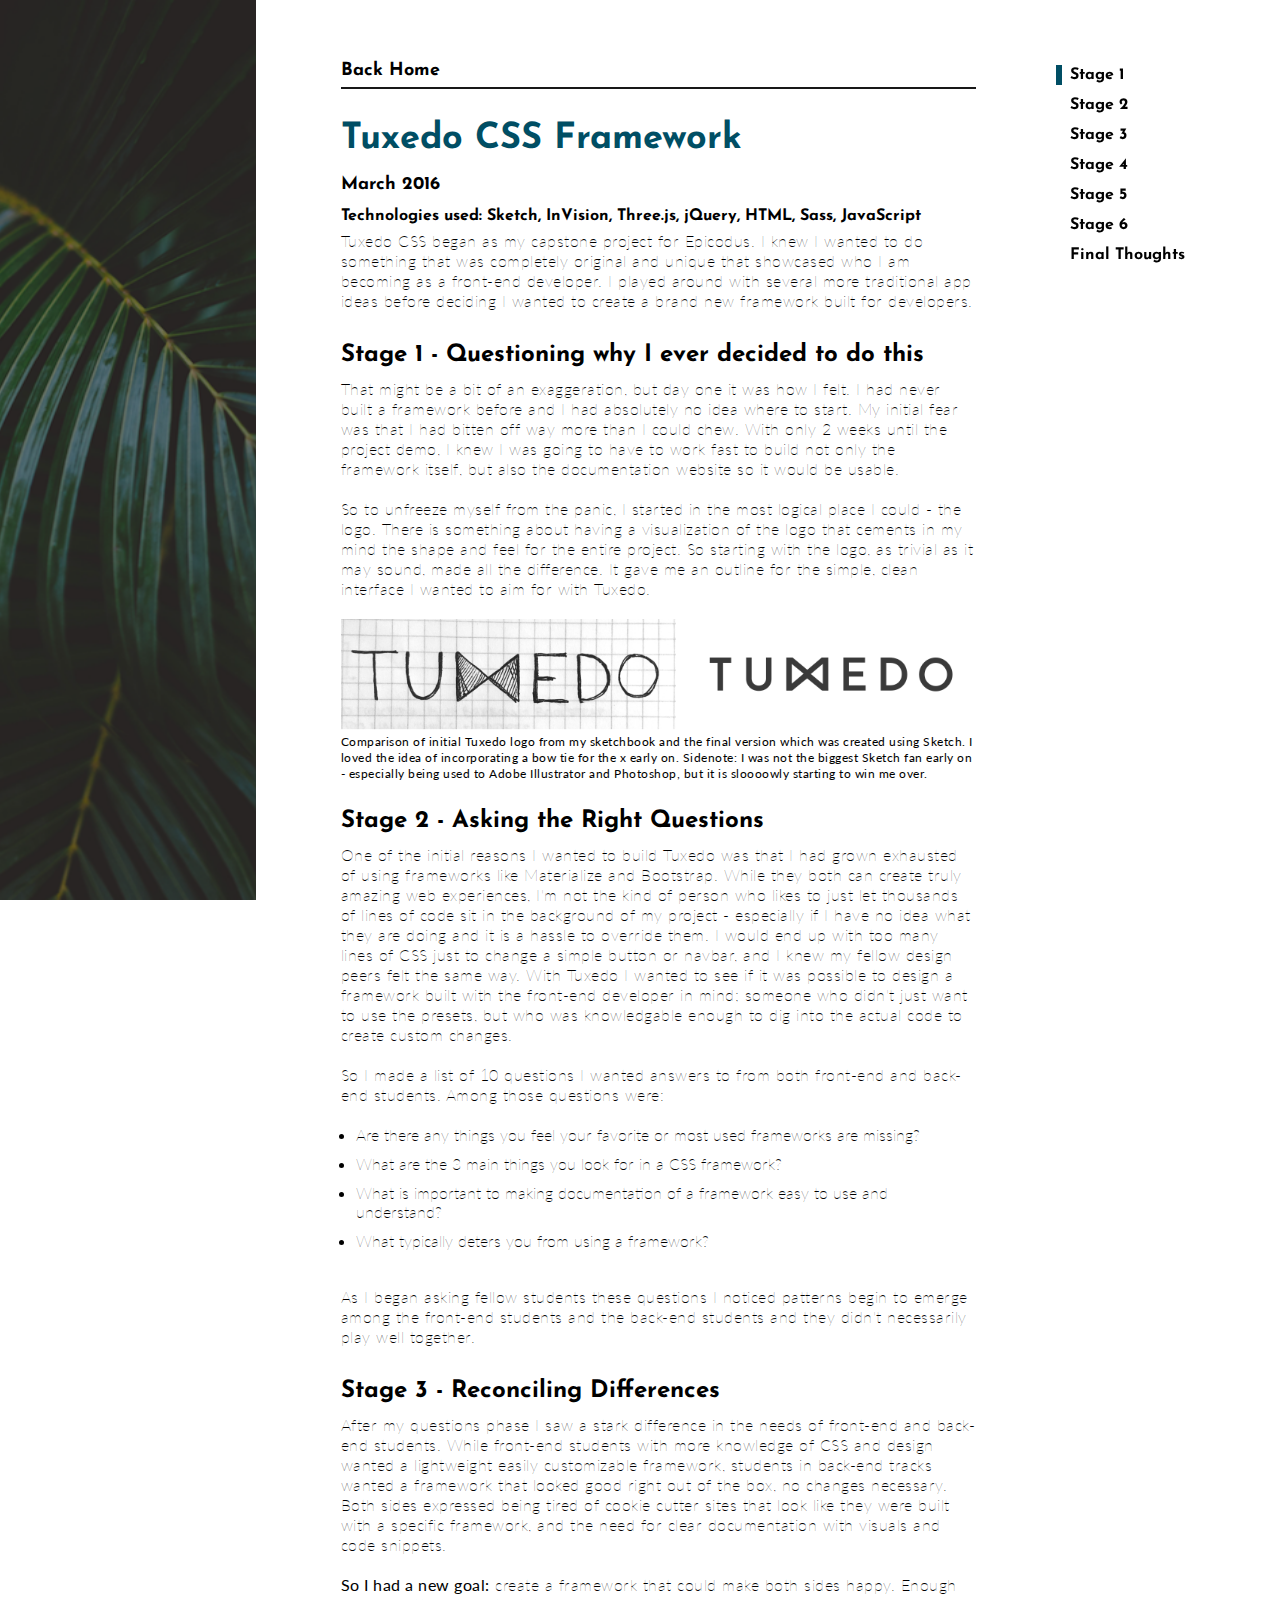
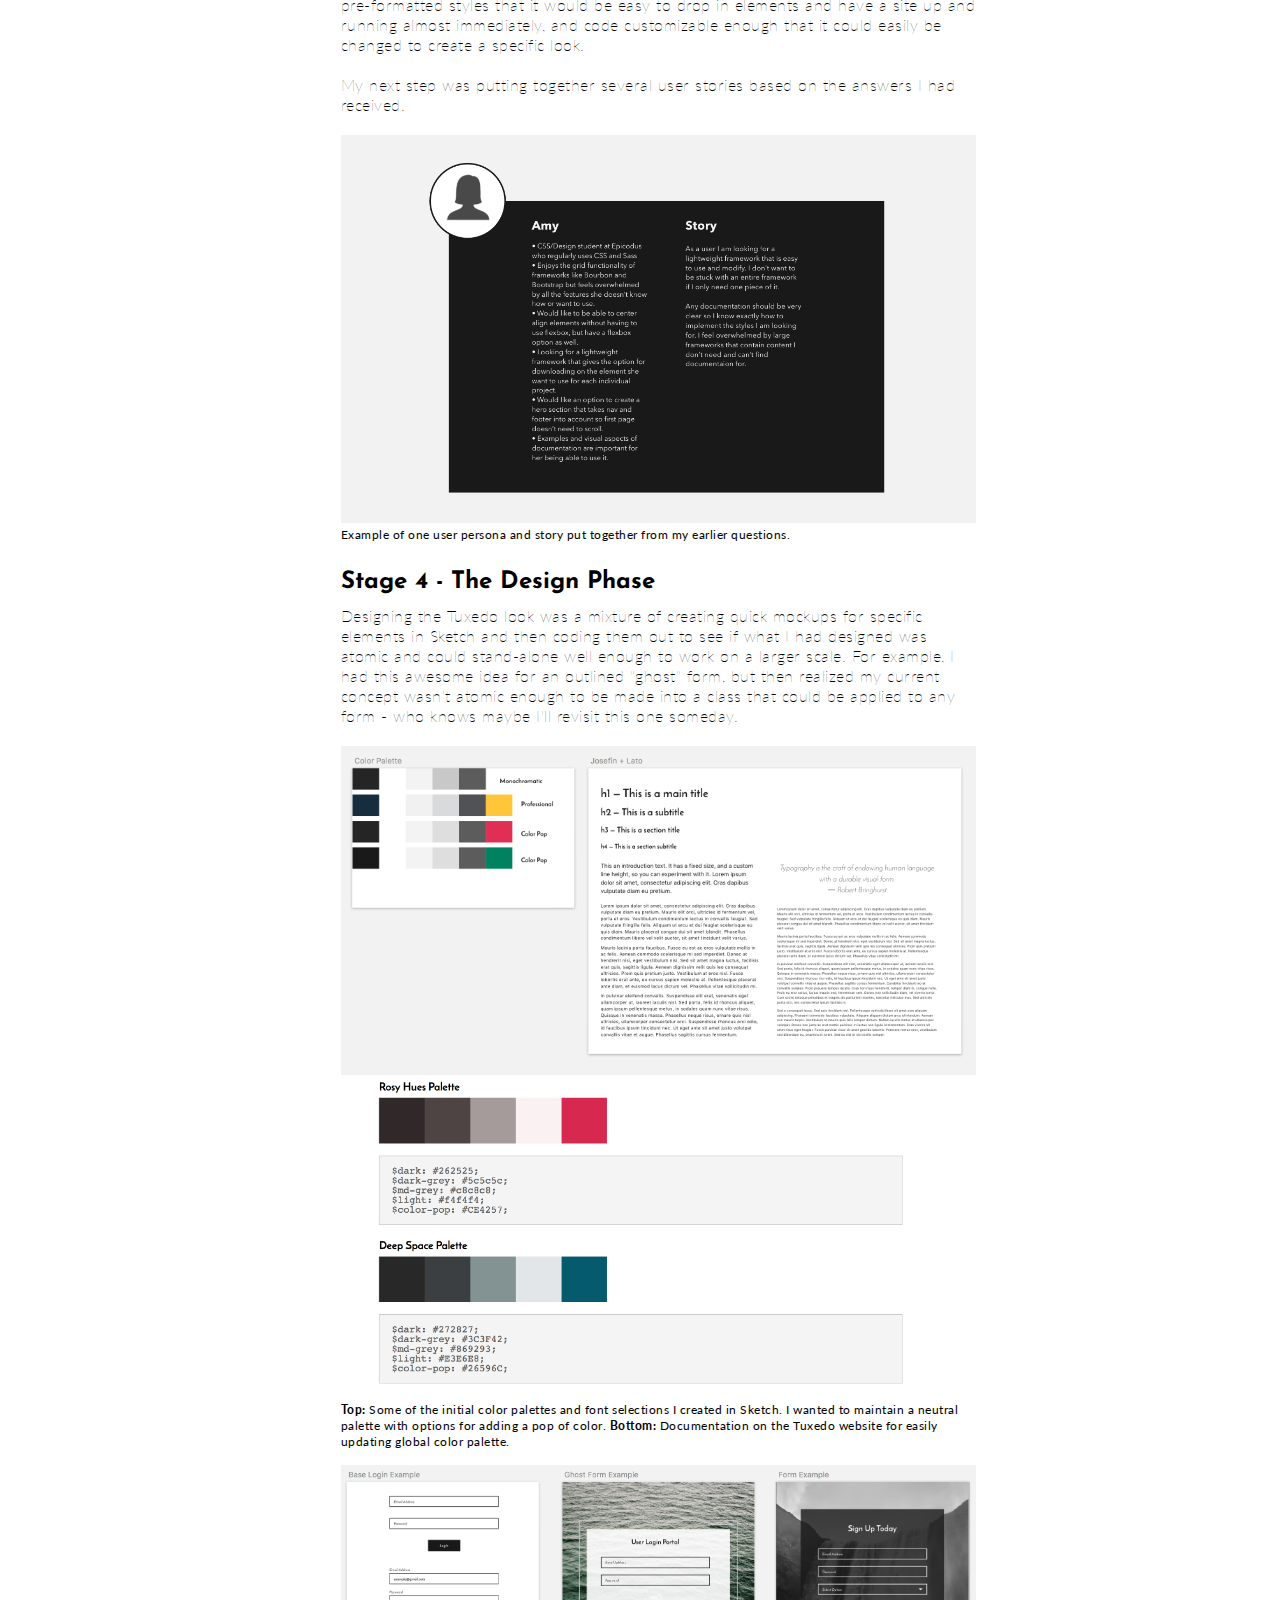
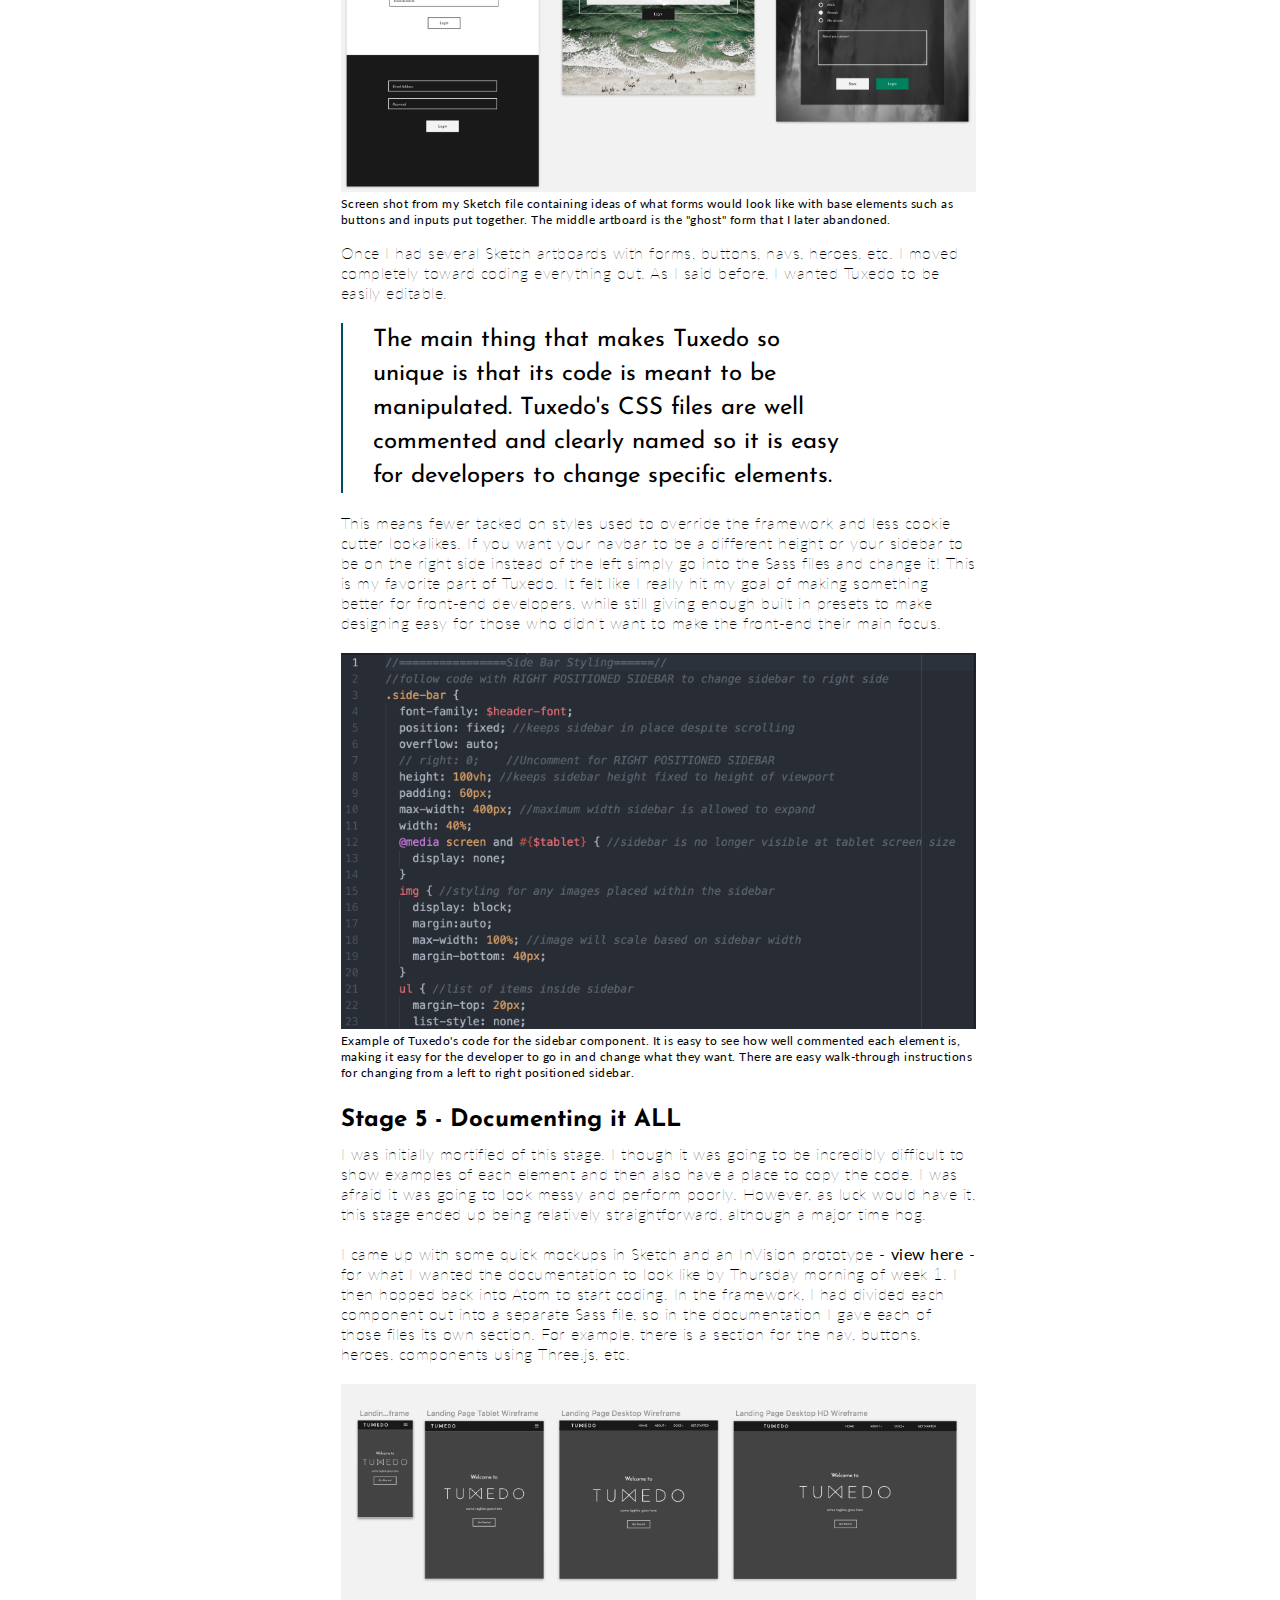
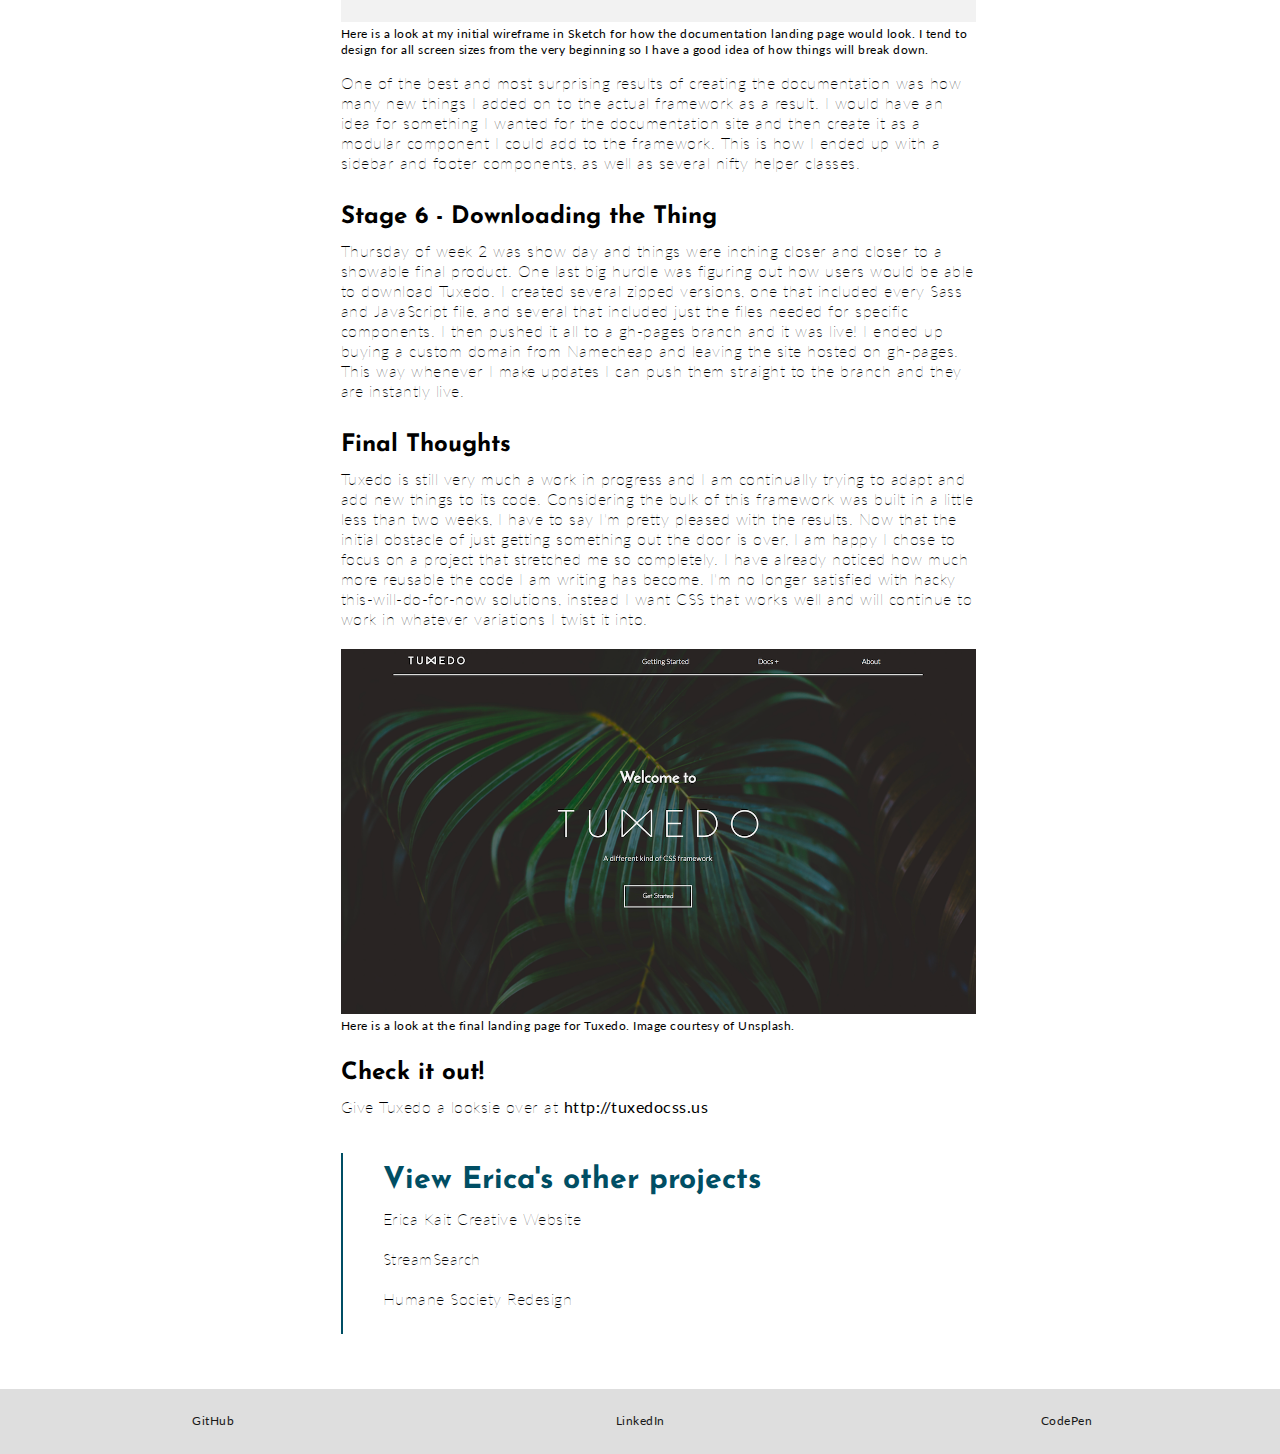
<file: tuxedo.html>
<!DOCTYPE html>
<html>
  <head>
    <link rel="stylesheet" href="css/styles.css">
		<script src="https://code.jquery.com/jquery-3.1.1.min.js" integrity="sha256-hVVnYaiADRTO2PzUGmuLJr8BLUSjGIZsDYGmIJLv2b8=" crossorigin="anonymous"></script>
    <script src="js/tuxedo.js"></script>
    <script src="js/stages.js"></script>
    <meta name="viewport" content="width=device-width, initial-scale=1.0">
    <title>Tuxedo - Erica Nafziger</title>
  </head>
  <body>
    <div class="section bg-pop">
      <img class="section-image" src="img/palms-dark.png" alt="Palm leaves">
    </div>
    <div class="container">
      <div class="f-row responsive">
        <div class="f-col-4">
          <h4 class="underline-dark"><a href="index.html">Back Home</a></h4>
          <h1 class="text-pop">Tuxedo CSS Framework</h1>
          <h4>March 2016</h4>
          <h5>Technologies used: Sketch, InVision, Three.js, jQuery, HTML, Sass, JavaScript</h5>
          <p>Tuxedo CSS began as my capstone project for Epicodus. I knew I wanted to do something that was completely original and unique that showcased who I am becoming as a front-end developer. I played around with several more traditional app ideas before deciding I wanted to create a brand new framework built for developers.</p>

          <h3 id="stage1">Stage 1 - Questioning why I ever decided to do this</h3>
          <p>That might be a bit of an exaggeration, but day one it was how I felt. I had never built a framework before and I had absolutely no idea where to start. My initial fear was that I had bitten off way more than I could chew. With only 2 weeks until the project demo, I knew I was going to have to work fast to build not only the framework itself, but also the documentation website so it would be usable.</p>
          <p>So to unfreeze myself from the panic, I started in the most logical place I could - the logo. There is something about having a visualization of the logo that cements in my mind the shape and feel for the entire project. So starting with the logo, as trivial as it may sound, made all the difference. It gave me an outline for the simple, clean interface I wanted to aim for with Tuxedo.</p>
          <img src="img/tuxedo-logos.png" alt="hand drawn tuxedo logo and final result">
          <small>Comparison of initial Tuxedo logo from my sketchbook and the final version which was created using Sketch. I loved the idea of incorporating a bow tie for the x early on. Sidenote: I was not the biggest Sketch fan early on - especially being used to Adobe Illustrator and Photoshop, but it is sloooowly starting to win me over.</small><br><br>

          <h3 id="stage2">Stage 2 - Asking the Right Questions</h3>
          <p>One of the initial reasons I wanted to build Tuxedo was that I had grown exhausted of using frameworks like Materialize and Bootstrap. While they both can create truly amazing web experiences, I'm not the kind of person who likes to just let thousands of lines of code sit in the background of my project - especially if I have no idea what they are doing and it is a hassle to override them. I would end up with too many lines of CSS just to change a simple button or navbar, and I knew my fellow design peers felt the same way. With Tuxedo I wanted to see if it was possible to design a framework built with the front-end developer in mind; someone who didn't just want to use the presets, but who was knowledgable enough to dig into the actual code to create custom changes.</p>
          <p>So I made a list of 10 questions I wanted answers to from both front-end and back-end students. Among those questions were:</p>
          <ul>
            <li>Are there any things you feel your favorite or most used frameworks are missing?</li>
            <li>What are the 3 main things you look for in a CSS framework?</li>
            <li>What is important to making documentation of a framework easy to use and understand?</li>
            <li>What typically deters you from using a framework?</li>
          </ul>
          <br>
          <p>As I began asking fellow students these questions I noticed patterns begin to emerge among the front-end students and the back-end students and they didn't necessarily play well together.</p>

          <h3 id="stage3">Stage 3 - Reconciling Differences</h3>
          <p>After my questions phase I saw a stark difference in the needs of front-end and back-end students. While front-end students with more knowledge of CSS and design wanted a lightweight easily customizable framework, students in back-end tracks wanted a framework that looked good right out of the box, no changes necessary. Both sides expressed being tired of cookie cutter sites that look like they were built with a specific framework, and the need for clear documentation with visuals and code snippets.</p>
          <p><strong>So I had a new goal:</strong> create a framework that could make both sides happy. Enough pre-formatted styles that it would be easy to drop in elements and have a site up and running almost immediately, and code customizable enough that it could easily be changed to create a specific look.</p>
          <p>My next step was putting together several user stories based on the answers I had received.</p>
          <img src="img/tuxedo-user-persona.png" alt="User personas and stories">
          <small>Example of one user persona and story put together from my earlier questions.</small><br><br>
          <h3 id="stage4">Stage 4 - The Design Phase</h3>
          <p>Designing the Tuxedo look was a mixture of creating quick mockups for specific elements in Sketch and then coding them out to see if what I had designed was atomic and could stand-alone well enough to work on a larger scale. For example, I had this awesome idea for an outlined "ghost" form, but then realized my current concept wasn't atomic enough to be made into a class that could be applied to any form - who knows maybe I'll revisit this one someday.</p>
          <img src="img/tuxedo-fonts-colors.png" alt="hand drawn tuxedo logo and final result">
          <img src="img/tuxedo-color-palette.png" alt="hand drawn tuxedo logo and final result">
          <small><strong>Top:</strong> Some of the initial color palettes and font selections I created in Sketch. I wanted to maintain a neutral palette with options for adding a pop of color. <strong>Bottom:</strong> Documentation on the Tuxedo website for easily updating global color palette.</small><br><br>
          <img src="img/tuxedo-sketch-screenshot.png" alt="hand drawn tuxedo logo and final result">
          <small>Screen shot from my Sketch file containing ideas of what forms would look like with base elements such as buttons and inputs put together. The middle artboard is the "ghost" form that I later abandoned.</small><br><br>
          <p>Once I had several Sketch artboards with forms, buttons, navs, heroes, etc. I moved completely toward coding everything out. As I said before, I wanted Tuxedo to be easily editable.</p>
          <blockquote> The main thing that makes Tuxedo so unique is that its code is meant to be manipulated. Tuxedo's CSS files are well commented and clearly named so it is easy for developers to change specific elements.</blockquote>
          <p>This means fewer tacked on styles used to override the framework and less cookie cutter lookalikes. If you want your navbar to be a different height or your sidebar to be on the right side instead of the left simply go into the Sass files and change it! This is my favorite part of Tuxedo. It felt like I really hit my goal of making something better for front-end developers, while still giving enough built in presets to make designing easy for those who didn't want to make the front-end their main focus.</p>
          <img src="img/tuxedo-code-screenshot.png" alt="tuxedo commented code screenshot">
          <small>Example of Tuxedo's code for the sidebar component. It is easy to see how well commented each element is, making it easy for the developer to go in and change what they want. There are easy walk-through instructions for changing from a left to right positioned sidebar.</small><br><br>


          <h3 id="stage5">Stage 5 - Documenting it ALL</h3>
          <p>I was initially mortified of this stage. I though it was going to be incredibly difficult to show examples of each element and then also have a place to copy the code. I was afraid it was going to look messy and perform poorly. However, as luck would have it, this stage ended up being relatively straightforward, although a major time hog.</p>
          <p>I came up with some quick mockups in Sketch and an InVision prototype - <a target="_blank" href="https://invis.io/C3APOBGJ8"><strong>view here</strong></a> - for what I wanted the documentation to look like by Thursday morning of week 1. I then hopped back into Atom to start coding. In the framework, I had divided each component out into a separate Sass file, so in the documentation I gave each of those files its own section. For example, there is a section for the nav, buttons, heroes, components using Three.js, etc.</p>
          <img src="img/tuxedo-landing-wireframe.png" alt="tuxedo landing page initial wireframe">
          <small>Here is a look at my initial wireframe in Sketch for how the documentation landing page would look. I tend to design for all screen sizes from the very beginning so I have a good idea of how things will break down.</small><br><br>
          <p>One of the best and most surprising results of creating the documentation was how many new things I added on to the actual framework as a result. I would have an idea for something I wanted for the documentation site and then create it as a modular component I could add to the framework. This is how I ended up with a sidebar and footer components, as well as several nifty helper classes.</p>
          <h3 id="stage6">Stage 6 - Downloading the Thing</h3>
          <p>Thursday of week 2 was show day and things were inching closer and closer to a showable final product. One last big hurdle was figuring out how users would be able to download Tuxedo. I created several zipped versions, one that included every Sass and JavaScript file, and several that included just the files needed for specific components. I then pushed it all to a gh-pages branch and it was live! I ended up buying a custom domain from Namecheap and leaving the site hosted on gh-pages. This way whenever I make updates I can push them straight to the branch and they are instantly live.</p>
          <h3 id="stage7">Final Thoughts</h3>
          <p>Tuxedo is still very much a work in progress and I am continually trying to adapt and add new things to its code. Considering the bulk of this framework was built in a little less than two weeks, I have to say I'm pretty pleased with the results. Now that the initial obstacle of just getting something out the door is over, I am happy I chose to focus on a project that stretched me so completely. I have already noticed how much more reusable the code I am writing has become. I'm no longer satisfied with hacky this-will-do-for-now solutions, instead I want CSS that works well and will continue to work in whatever variations I twist it into.</p>
          <img src="img/tuxedo-screenshot.png" alt="tuxedo landing page screenshot">
          <small>Here is a look at the final landing page for Tuxedo. Image courtesy of Unsplash.</small><br><br>
          <h3>Check it out!</h3>
          <p>Give Tuxedo a looksie over at <strong><a target="_blank" href="http://tuxedocss.us">http://tuxedocss.us</a></strong></p>
          <br>
          <div class="border-left-pop">
            <h2 class="text-pop">View Erica's other projects</h2>
            <p><a href="ericakaitcreative.html">Erica Kait Creative Website</a></p>
            <p><a href="streamsearch.html">StreamSearch</a></p>
            <p><a href="humanesociety.html">Humane Society Redesign</a></p>
          </div>
        </div>
        <div class="f-col-1 flex-end-h">
          <div class="fixed stages">
            <h5 id="stage1-nav"class="active-stage"><a>Stage 1</a></h4>
            <h5 id="stage2-nav"><a>Stage 2</a></h4>
            <h5 id="stage3-nav"><a>Stage 3</a></h4>
            <h5 id="stage4-nav"><a>Stage 4</a></h4>
            <h5 id="stage5-nav"><a>Stage 5</a></h4>
            <h5 id="stage6-nav"><a>Stage 6</a></h4>
            <h5 id="stage7-nav"><a>Final Thoughts</a></h4>
          </div>
        </div>
      </div>
    </div>



    <footer class="f-row bg-light text-dark">
      <small class="f-col-3 flex-center"><a target="_blank" href="https://github.com/ericanafziger">GitHub</a></small>
      <small class="f-col-3 flex-center"><a target="_blank" href="https://www.linkedin.com/in/ericaknafziger/">LinkedIn</a></small>
      <small class="f-col-3 flex-center"><a target="_blank" href="http://codepen.io/ericanafziger/">CodePen</a></small>
    </footer>




  </body>
</html>
</file>
<file: portfolio-website/css/styles.css>
@import url("https://fonts.googleapis.com/css?family=Josefin+Sans:100i,300,400,700,700i|Lato:300,400,700");
* {
  box-sizing: border-box;
  margin: 0;
  padding: 0; }

body {
  font-size: 16px;
  line-height: 1; }

h6, p, small {
  font-family: 'Lato', sans-serif;
  font-weight: lighter;
  letter-spacing: .5px; }

h1, h2, h3, h4, h5, blockquote {
  font-family: "Josefin Sans", sans-serif; }

h1 {
  font-size: 36px;
  line-height: 40px;
  margin-top: 20px;
  padding: 10px 0; }

h2 {
  font-size: 30px;
  line-height: 36px;
  padding: 10px 0; }

h3 {
  font-size: 24px;
  line-height: 28px;
  padding: 10px 0; }

h4 {
  font-size: 18px;
  line-height: 22px;
  padding: 5px 0; }

h5 {
  font-size: 16px;
  line-height: 20px;
  padding: 5px 0; }

h6 {
  font-size: 18px;
  line-height: 24px;
  font-weight: normal;
  color: #5c5c5c;
  margin-bottom: 10px;
  letter-spacing: 1px; }

p {
  font-size: 16px;
  line-height: 20px;
  margin-bottom: 20px; }

small {
  font-size: 12px;
  font-weight: normal;
  line-height: 14px; }

a {
  color: inherit;
  text-decoration: none; }
  a:hover {
    color: #c8c8c8;
    cursor: pointer; }

blockquote {
  font-size: 24px;
  font-style: italic;
  font-weight: lighter;
  max-width: 500px;
  border-left: 2px solid #262525;
  padding-left: 30px;
  line-height: 34px;
  margin-bottom: 20px; }
  blockquote cite {
    font-style: normal;
    font-weight: normal;
    font-size: 18px; }

ul {
  font-family: "Lato", sans-serif;
  font-weight: lighter;
  list-style-position: inside; }

.container {
  max-width: 1200px;
  width: 100%;
  margin: auto;
  padding: 40px 30px; }

[class^='col-'] {
  float: left;
  min-height: 1px;
  margin-bottom: 1%;
  margin-left: 0.5%;
  margin-right: 0.5%; }

.col-1 {
  width: 7.33%; }

.col-2 {
  width: 15.66%; }

.col-3 {
  width: 24%; }

.col-4 {
  width: 32.33%; }

.col-5 {
  width: 40.67%; }

.col-6 {
  width: 49%; }

.col-7 {
  width: 57.33%; }

.col-8 {
  width: 65.67%; }

.col-9 {
  width: 74%; }

.col-10 {
  width: 82.33%; }

.col-11 {
  width: 90.66%; }

.col-12 {
  width: 99%; }

@media screen and (max-width: 500px) {
  [class*='col-'] {
    width: 100%;
    margin-left: 0; } }

.f-row {
  width: 100%;
  display: flex;
  flex-wrap: wrap; }

[class*="f-col"] {
  padding: 10px 20px;
  flex-direction: column;
  margin: 5px; }

.f-col-1 {
  flex: 1; }

.f-col-2 {
  flex: 2; }

.f-col-3 {
  flex: 3; }

.f-col-4 {
  flex: 4; }

@media screen and (max-width: 500px) {
  .responsive .f-col-1, .responsive .f-col-2 {
    flex: 100%; } }
@media screen and (max-width: 760px) {
  .responsive .f-col-3, .responsive .f-col-4 {
    flex: 100%; } }

.hero {
  position: relative;
  font-family: "Josefin Sans", sans-serif;
  height: 100vh;
  min-height: 500px; }
  .hero-content {
    max-width: 1080px;
    width: 100%;
    position: absolute;
    top: 50%;
    left: 50%;
    transform: translate(-50%, -50%); }
  .hero header {
    width: 70%;
    padding: 20px;
    margin: auto;
    text-align: center;
    font-size: 1.5rem;
    transition: width ease-in 200ms; }
    .hero header img {
      max-width: 100%; }
    @media screen and (max-width: 760px) {
      .hero header {
        width: 100%; } }
  .hero-body {
    margin: auto;
    position: relative;
    padding: 10px 0;
    width: 70%;
    transition: width ease-in 200ms; }
    @media screen and (max-width: 500px) {
      .hero-body {
        width: 100%;
        padding: 10px; } }
  .hero-image {
    display: block;
    width: 100%;
    height: 100vh;
    min-height: 500px;
    object-fit: cover; }
    @media screen and (max-width: 760px) and (orientation: landscape) {
      .hero-image {
        height: 170vh; } }

.hero-slideshow {
  position: relative;
  height: 100vh;
  min-height: 500px; }
  .hero-slideshow .images img {
    position: absolute;
    top: 0;
    bottom: 0;
    left: 0;
    right: 0;
    width: 100%;
    height: 100vh;
    display: block;
    object-fit: cover;
    min-height: 500px;
    transition: opacity ease-in-out 1s;
    opacity: 0; }
  .hero-slideshow .images .active {
    opacity: 1; }
  .hero-slideshow .hero-text {
    position: absolute;
    left: 50%;
    top: 50%;
    transform: translate(-50%, -50%); }

.left-arrow {
  position: absolute;
  left: 0;
  top: 50%;
  background: url('data:image/svg+xml;utf8,<svg width="40px" height="40px" viewBox="4 0 9 18" version="1.1" xmlns="http://www.w3.org/2000/svg" xmlns:xlink="http://www.w3.org/1999/xlink"><polygon id="Path-2" stroke="none" fill="#E3E6E8" fill-rule="evenodd" transform="translate(8.500000, 9.065085) rotate(-270.000000) translate(-8.500000, -9.065085) " points="-3.60600438e-13 5 17 5 8.5 13.1301693"></polygon></svg>');
  background-repeat: no-repeat;
  background-position: center;
  height: 40px;
  width: 40px; }
  .left-arrow:hover {
    cursor: pointer; }

.right-arrow {
  position: absolute;
  right: 0;
  top: 50%;
  background: url('data:image/svg+xml;utf8,<svg width="40px" height="40px" viewBox="4 0 9 18" version="1.1" xmlns="http://www.w3.org/2000/svg" xmlns:xlink="http://www.w3.org/1999/xlink"><polygon id="Path-2" stroke="none" fill="#E3E6E8" fill-rule="evenodd" transform="translate(8.500000, 9.065085) rotate(-90.000000) translate(-8.500000, -9.065085) " points="-3.60600438e-13 5 17 5 8.5 13.1301693"></polygon></svg>');
  background-repeat: no-repeat;
  background-position: center;
  height: 40px;
  width: 40px; }
  .right-arrow:hover {
    cursor: pointer; }

.circles {
  display: flex;
  justify-content: center; }

.circle {
  background: url('data:image/svg+xml;utf8,<svg width="13px" height="13px" viewBox="3 3 25 25" version="1.1" xmlns="http://www.w3.org/2000/svg" xmlns:xlink="http://www.w3.org/1999/xlink"><circle id="Oval-2" stroke="#E3E6E8" stroke-width="3" fill="none" cx="15.5" cy="15.5" r="10.5"></circle></svg>');
  background-repeat: no-repeat;
  background-position: center;
  height: 25px;
  width: 25px; }
  .circle:hover {
    cursor: pointer; }

.circle.active {
  background: url('data:image/svg+xml;utf8,<svg width="13px" height="13px" viewBox="3 3 25 25" version="1.1" xmlns="http://www.w3.org/2000/svg" xmlns:xlink="http://www.w3.org/1999/xlink"><circle id="Oval-2" stroke="#E3E6E8" stroke-width="3" fill="#E3E6E8" cx="15.5" cy="15.5" r="10.5"></circle></svg>');
  background-repeat: no-repeat;
  background-position: center;
  height: 25px;
  width: 25px; }
  .circle.active:hover {
    cursor: pointer; }

nav {
  position: absolute;
  width: 100%;
  height: 60px;
  max-width: 1200px;
  left: 50%;
  display: flex;
  transform: translate(-50%, 0);
  z-index: 2;
  font-family: "Josefin Sans", sans-serif; }
  @media screen and (max-width: 760px) {
    nav {
      padding-right: 30px; } }
  nav .menu-items {
    flex: 3;
    max-width: 700px;
    list-style: none;
    display: flex; }
    @media screen and (max-width: 760px) {
      nav .menu-items {
        display: none; } }
    nav .menu-items a, nav .menu-items li {
      margin: 0; }
      nav .menu-items a .dropdown a:hover, nav .menu-items li .dropdown a:hover {
        background: #262525;
        color: #f4f4f4; }
      nav .menu-items a:hover, nav .menu-items li:hover {
        background: #f4f4f4;
        color: #262525;
        cursor: pointer; }
      nav .menu-items a a:hover, nav .menu-items li a:hover {
        color: inherit; }
  nav header {
    padding-left: 30px;
    flex: 1;
    align-self: center; }
    nav header img {
      height: 18px;
      object-fit: cover; }

.nav-light {
  background: #f4f4f4;
  max-width: 100%;
  color: #262525; }

.nav-dark {
  max-width: 100%;
  background: #262525;
  color: #f4f4f4; }

.nav-pop {
  max-width: 100%;
  background: #2A7F62;
  color: #f4f4f4; }

.nav-ghost-light {
  border-bottom: 2px solid #f4f4f4;
  color: #f4f4f4; }

.nav-ghost-dark {
  border-bottom: 2px solid #262525;
  color: #262525; }

.nav-ghost-pop {
  border-bottom: 2px solid #2A7F62;
  color: #2A7F62; }

.dropdown {
  position: relative; }
  .dropdown .dropdown-menu {
    display: none;
    list-style: none;
    position: absolute;
    top: 58px;
    left: 0;
    width: 100%;
    background: #f4f4f4; }
    .dropdown .dropdown-menu li {
      transition: background ease-in 100ms, color ease-in 100ms;
      background: #f4f4f4;
      color: #262525;
      padding: 15px 20px; }
      .dropdown .dropdown-menu li:hover {
        background: #262525;
        color: #f4f4f4; }
  .dropdown .sub-dropdown-menu {
    display: none;
    list-style: none;
    position: absolute;
    top: 0;
    width: 160px;
    height: 100%;
    left: 100%; }

.dropdown:hover > .dropdown-menu {
  display: block; }

.dropdown:hover > .sub-dropdown-menu {
  display: block; }

.mobile-nav {
  display: none;
  width: 0; }
  @media screen and (max-width: 760px) {
    .mobile-nav {
      width: auto;
      display: flex; } }
  .mobile-nav:hover {
    cursor: pointer; }
  .mobile-nav .hamburger {
    display: none;
    position: relative;
    background: url('data:image/svg+xml;utf8,<svg width="27px" height="21px" viewBox="299 11 27 21" version="1.1" xmlns="http://www.w3.org/2000/svg" xmlns:xlink="http://www.w3.org/1999/xlink"><g stroke="none" fill="none" transform="translate(301.000000, 13.000000)" stroke-linecap="round" stroke-width="1" fill-rule="evenodd"><g id="Nav/Menu" stroke="#F4F4F4"><path d="M0.409326823,1.5 L22.5119031,1.5" stroke-width="3"></path><path d="M0.409326823,8.5 L22.5119031,8.5" stroke-width="3"></path><path d="M0.409326823,15.5 L22.5119031,15.5" stroke-width="3"></path></g></g></svg>');
    background-repeat: no-repeat;
    background-position: center;
    height: 21px;
    width: 27px; }
    @media screen and (max-width: 760px) {
      .mobile-nav .hamburger {
        display: block; } }

.flyout {
  position: absolute;
  top: 0;
  bottom: 0;
  left: 0;
  right: 0;
  z-index: 5;
  display: none;
  overflow: auto;
  background-image: linear-gradient(-180deg, #262525 40%, rgba(42, 127, 98, 0.9) 100%);
  width: 100%;
  height: 100vh; }
  .flyout .bar {
    display: flex;
    height: 60px;
    width: 100%;
    background: #262525;
    padding-left: 5px; }
    .flyout .bar .close {
      flex: 1;
      z-index: 5;
      background: url('data:image/svg+xml;utf8, <svg width="19px" height="19px" viewBox="-1 -1 19 19" version="1.1" xmlns="http://www.w3.org/2000/svg" xmlns:xlink="http://www.w3.org/1999/xlink"><g id="Nav/Menu" stroke="none" stroke-width="1" fill="none" fill-rule="evenodd" stroke-linecap="round"><path d="M0.65145077,0.6658667 L16.2803323,16.2947482" stroke="#F4F4F4" stroke-width="3"></path>\a       <path d="M0.65145077,0.6658667 L16.2803323,16.2947482" stroke="#F4F4F4" stroke-width="3" transform="translate(8.465892, 8.480307) scale(-1, 1) translate(-8.465892, -8.480307) "></path></g></svg>');
      background-repeat: no-repeat;
      background-position: 70%; }
      .flyout .bar .close:hover {
        cursor: pointer; }

.flyout-menu {
  margin: 20px 0 40px 0;
  list-style: none; }
  .flyout-menu li {
    width: 280px;
    font-size: 1.4rem;
    text-transform: uppercase;
    padding: 20px 0;
    margin: 0 auto;
    border-bottom: 2px solid #f4f4f4; }
    .flyout-menu li a {
      text-transform: uppercase;
      font-size: 1.4rem; }
  .flyout-menu .fly-dropdown:hover, .flyout-menu .sub-fly-dropdown:hover {
    cursor: pointer; }
  .flyout-menu .fly-dropdown .dropdown-menu, .flyout-menu .sub-fly-dropdown .dropdown-menu {
    display: none;
    list-style: none; }
    .flyout-menu .fly-dropdown .dropdown-menu li, .flyout-menu .sub-fly-dropdown .dropdown-menu li {
      border-bottom: none;
      text-align: left;
      font-size: 1rem;
      padding: 0;
      line-height: 2rem; }
      .flyout-menu .fly-dropdown .dropdown-menu li a, .flyout-menu .sub-fly-dropdown .dropdown-menu li a {
        font-size: 1rem;
        line-height: 2rem; }
    .flyout-menu .fly-dropdown .dropdown-menu .sub-dropdown-menu, .flyout-menu .sub-fly-dropdown .dropdown-menu .sub-dropdown-menu {
      display: none;
      border-top: 1px solid #f4f4f4;
      padding-top: 10px;
      list-style: none;
      padding-left: 20px; }

.fly-dropdown .dropdown-menu {
  margin-top: 10px; }

.side-bar {
  font-family: "Josefin Sans", sans-serif;
  position: fixed;
  overflow: auto;
  height: 100vh;
  padding: 60px;
  max-width: 400px;
  width: 40%; }
  @media screen and (max-width: 760px) {
    .side-bar {
      display: none; } }
  .side-bar img {
    display: block;
    margin: auto;
    max-width: 100%;
    margin-bottom: 40px; }
  .side-bar ul {
    margin-top: 20px;
    list-style: none;
    color: #c8c8c8;
    padding-bottom: 20px; }
    .side-bar ul .active {
      color: #f4f4f4;
      text-decoration: underline; }
    .side-bar ul a {
      font-size: 1.3em;
      line-height: 2em; }
      .side-bar ul a:hover {
        color: #f4f4f4; }

.side-bar-content {
  padding: 60px 5% 30px 450px;
  margin: auto;
  max-width: 1400px;
  min-height: 100vh; }
  @media screen and (max-width: 1015px) {
    .side-bar-content {
      padding-left: 45%; } }
  @media screen and (max-width: 760px) {
    .side-bar-content {
      padding: 40px;
      padding-top: 80px; } }

button {
  font-family: "Josefin Sans", sans-serif;
  font-size: 1rem;
  min-height: 50px;
  font-weight: 500;
  padding: 15px 40px;
  margin-bottom: 20px;
  transition: background ease-in-out 200ms, border ease-in-out 200ms; }
  button:hover, button:focus {
    cursor: pointer;
    outline: none; }

.btn-light {
  color: #262525;
  background: #f4f4f4;
  border: 2px solid #f4f4f4; }
  .btn-light:hover {
    background: #dbdbdb;
    border-color: #dbdbdb; }

.btn-dark {
  color: #f4f4f4;
  background: #262525;
  border: 2px solid #262525; }
  .btn-dark:hover {
    background: #5a5757;
    border-color: #5a5757; }

.btn-pop {
  color: #f4f4f4;
  background: #2A7F62;
  border: 2px solid #2A7F62; }
  .btn-pop:hover {
    background: #1d5944;
    border-color: #1d5944; }

[class*="btn-ghost"] {
  background: none; }

.btn-ghost-light {
  border: 2px solid #f4f4f4;
  color: #f4f4f4; }
  .btn-ghost-light:hover {
    background: #f4f4f4;
    color: #262525; }

.btn-ghost-dark {
  border: 2px solid #262525;
  color: #262525; }
  .btn-ghost-dark:hover {
    background: #262525;
    color: #f4f4f4; }

.btn-ghost-pop {
  border: 2px solid #2A7F62;
  color: #2A7F62; }
  .btn-ghost-pop:hover {
    border: 2px solid #2A7F62;
    background: #2A7F62;
    color: #f4f4f4; }

form {
  margin: auto;
  padding: 40px; }

[class*="form-divide"] {
  margin: 30px 0;
  height: 1px; }

.form-divide-light {
  border-bottom: 2px solid #f4f4f4; }

.form-divide-dark {
  border-bottom: 2px solid #262525; }

.form-divide-pop {
  border-bottom: 2px solid #2A7F62; }

label {
  font-size: 1rem;
  font-family: "Josefin Sans", sans-serif; }

[class*="form-header"] {
  font-size: 3rem;
  padding: 2rem;
  font-family: "Josefin Sans", sans-serif;
  text-align: center;
  margin-bottom: 3rem; }

.form-header-dark {
  color: #262525;
  border-bottom: 2px solid #262525; }

.form-header-light {
  color: #f4f4f4;
  border-bottom: 2px solid #f4f4f4; }

input, textarea, select {
  display: block;
  margin: 5px 0 30px 0;
  width: 100%;
  font-size: 1rem;
  font-family: "Josefin Sans", sans-serif; }
  input:focus, textarea:focus, select:focus {
    outline: none; }

input {
  height: 3rem;
  padding-left: 20px;
  background: none; }

::-webkit-input-placeholder {
  /* Chrome/Opera/Safari */
  color: #c8c8c8; }

::-moz-placeholder {
  /* Firefox 19+ */
  color: #c8c8c8; }

:-ms-input-placeholder {
  /* IE 10+ */
  color: #c8c8c8; }

:-moz-placeholder {
  /* Firefox 18- */
  color: #c8c8c8; }

.input-light {
  border: 3px solid #f4f4f4;
  background: #f4f4f4;
  color: #262525; }

.input-dark {
  border: 3px solid #262525;
  background: #262525;
  color: #f4f4f4; }

.input-pop {
  border: 3px solid #2A7F62;
  background: #2A7F62;
  color: #f4f4f4; }

select {
  height: 3em;
  -webkit-appearance: none;
  padding-left: 20px;
  border-radius: 0px;
  outline: none;
  background: url("data:image/svg+xml;utf8,<svg width='17px'    height='9px' viewBox='456 21 17 9' version='1.1' xmlns='http://www.w3.org/2000/svg' xmlns:xlink='http://www.w3.org/1999/xlink'>\a   <polygon id='Path-2' stroke='none' fill='#F4F4F4' fill-rule='evenodd' points='456 21 473 21 464.5 29.1301693'></polygon>\a   </svg>");
  background-position: 96% 50%;
  background-color: white;
  background-repeat: no-repeat;
  border: white; }

.select-light {
  border: #f4f4f4;
  background: url("data:image/svg+xml;utf8,<svg width='17px'    height='9px' viewBox='456 21 17 9' version='1.1' xmlns='http://www.w3.org/2000/svg' xmlns:xlink='http://www.w3.org/1999/xlink'>\a   <polygon id='Path-2' stroke='none' fill='#191919' fill-rule='evenodd' points='456 21 473 21 464.5 29.1301693'></polygon>\a   </svg>");
  background-position: 96% 50%;
  background-color: #f4f4f4;
  background-repeat: no-repeat; }

.select-dark {
  border: #262525;
  background-color: #262525;
  color: #f4f4f4; }

.select-pop {
  border: #2A7F62;
  background-color: #2A7F62;
  color: #f4f4f4; }

textarea {
  border: none;
  max-width: 100%;
  max-height: 300px;
  padding: 20px 0 0 20px; }

.textarea-light {
  border: 3px solid #f4f4f4;
  background: #f4f4f4;
  color: #262525; }

.textarea-dark {
  border: 3px solid #262525;
  background: #262525;
  color: #f4f4f4; }

.textarea-pop {
  border: 3px solid #2A7F62;
  background: #2A7F62;
  color: #f4f4f4; }

.checkbox-light {
  margin: 20px 0;
  color: #f4f4f4; }

.checkbox-dark {
  margin: 20px 0;
  color: #262525; }

[type="checkbox"]:not(:checked),
[type="checkbox"]:checked {
  position: absolute;
  left: -9999px; }

[type="checkbox"]:not(:checked) + label,
[type="checkbox"]:checked + label {
  position: relative;
  padding-left: 2.5rem;
  margin-right: 20px;
  padding-top: 4px;
  cursor: pointer; }

[type="checkbox"]:not(:checked) + label:before,
[type="checkbox"]:checked + label:before {
  content: '';
  position: absolute;
  left: 0;
  top: 0;
  width: 1rem;
  height: 1rem; }

.checkbox-light [type="checkbox"]:not(:checked) + label:before,
.checkbox-light [type="checkbox"]:checked + label:before {
  border: 3px solid #f4f4f4; }

.checkbox-dark [type="checkbox"]:not(:checked) + label:before,
.checkbox-dark [type="checkbox"]:checked + label:before {
  border: 3px solid #262525; }

[type="checkbox"]:not(:checked) + label:after,
[type="checkbox"]:checked + label:after {
  content: '';
  position: absolute;
  top: 1px;
  left: 1px;
  width: 1.3rem;
  height: 1.3rem;
  transition: width ease-in 200ms, height ease-in 200ms; }

.checkbox-light [type="checkbox"]:not(:checked) + label:after,
.checkbox-light [type="checkbox"]:checked + label:after {
  background: #f4f4f4; }

.checkbox-dark [type="checkbox"]:not(:checked) + label:after,
.checkbox-dark [type="checkbox"]:checked + label:after {
  background: #262525; }

[type="checkbox"]:not(:checked) + label:after {
  opacity: 0;
  width: 0;
  height: 0; }

[type="checkbox"]:disabled:not(:checked) + label:before,
[type="checkbox"]:disabled:checked + label:before {
  border-color: #c8c8c8;
  background-color: #c8c8c8; }

[type="checkbox"]:disabled:checked + label:after {
  color: #c8c8c8; }

[type="checkbox"]:disabled + label {
  color: #c8c8c8; }

.radio-light {
  margin: 20px 0;
  color: #f4f4f4; }

.radio-dark {
  margin: 20px 0;
  color: #262525; }

[type="radio"]:not(:checked),
[type="radio"]:checked {
  position: absolute;
  left: -9999px; }

[type="radio"]:not(:checked) + label,
[type="radio"]:checked + label {
  position: relative;
  padding-left: 2.5rem;
  margin-right: 20px;
  padding-top: 4px;
  cursor: pointer; }

/* radio button styling */
[type="radio"]:not(:checked) + label:before,
[type="radio"]:checked + label:before {
  content: '';
  position: absolute;
  left: 0;
  top: 0;
  width: 1rem;
  height: 1rem;
  border-radius: 50%; }

.radio-light [type="radio"]:not(:checked) + label:before,
.radio-light [type="radio"]:checked + label:before {
  border: 3px solid #f4f4f4; }

.radio-dark [type="radio"]:not(:checked) + label:before,
.radio-dark [type="radio"]:checked + label:before {
  border: 3px solid #262525; }

[type="radio"]:not(:checked) + label:after,
[type="radio"]:checked + label:after {
  content: '';
  position: absolute;
  top: 1px;
  left: 1px;
  width: 1.3rem;
  height: 1.3rem;
  border-radius: 100%;
  transition: width ease-in 200ms, height ease-in 200ms; }

.radio-light [type="radio"]:not(:checked) + label:after,
.radio-light [type="radio"]:checked + label:after {
  background: #f4f4f4; }

.radio-dark [type="radio"]:not(:checked) + label:after,
.radio-dark [type="radio"]:checked + label:after {
  background: #262525; }

[type="radio"]:not(:checked) + label:after {
  opacity: 0;
  width: 0;
  height: 0; }

[type="radio"]:disabled:not(:checked) + label:before,
[type="radio"]:disabled:checked + label:before {
  border-color: #c8c8c8;
  background-color: #c8c8c8; }

[type="radio"]:disabled:checked + label:after {
  color: #c8c8c8; }

[type="radio"]:disabled + label {
  color: #c8c8c8; }

footer {
  position: relative;
  justify-content: space-around;
  align-items: center;
  bottom: 0;
  width: 100%;
  min-height: 65px;
  height: auto;
  background: #f4f4f4; }
  @media screen and (max-width: 760px) {
    footer {
      height: auto;
      min-height: 65px; } }

.bg-dark {
  background: #262525; }

.bg-dark-grey {
  background: #5c5c5c; }

.bg-md-grey {
  background: #c8c8c8; }

.bg-light {
  background: #f4f4f4; }

.bg-pop {
  background: #2A7F62; }

.bg-t-light {
  background: rgba(244, 244, 244, 0.7); }

.bg-t-dark {
  background: rgba(38, 37, 37, 0.7); }

.bg-t-pop {
  background: rgba(42, 127, 98, 0.7); }

.text-dark {
  color: #262525; }

.text-md-grey {
  color: #c8c8c8; }

.text-dark-grey {
  color: #5c5c5c; }

.text-light {
  color: #f4f4f4; }

.text-pop {
  color: #2A7F62; }

.text-center {
  text-align: center; }

.fixed {
  position: fixed; }

.absolute {
  position: absolute; }

.relative {
  position: relative; }

@media screen and (max-width: 760px) {
  .tablet-hide {
    display: none; } }

.tablet-show {
  display: none; }
  @media screen and (max-width: 760px) {
    .tablet-show {
      display: block; } }

.tablet-flex {
  display: none; }
  @media screen and (max-width: 760px) {
    .tablet-flex {
      display: flex; } }

@media screen and (max-width: 500px) {
  .mobile-hide {
    display: none; } }

.mobile-show {
  display: none; }
  @media screen and (max-width: 500px) {
    .mobile-show {
      display: block; } }

.mobile-flex {
  display: none; }
  @media screen and (max-width: 500px) {
    .mobile-flex {
      display: flex; } }

.box-pop {
  border: 2px solid #2A7F62;
  padding: 40px; }

.box-dark {
  border: 2px solid #262525;
  padding: 40px; }

.box-light {
  border: 2px solid #f4f4f4;
  padding: 40px; }

.border-left-pop {
  border-left: 2px solid #2A7F62;
  padding-left: 40px; }

.border-left-dark {
  border-left: 2px solid #262525;
  padding-left: 40px; }

.border-left-light {
  border-left: 2px solid #f4f4f4;
  padding-left: 40px; }

.underline-dark {
  border-bottom: 2px solid #262525;
  margin-bottom: 20px; }

.underline-light {
  border-bottom: 2px solid #f4f4f4;
  margin-bottom: 20px; }

.underline-pop {
  border-bottom: 2px solid #2A7F62;
  margin-bottom: 20px; }

[class*='flex-center'], [class*='flex-end'] {
  display: flex; }

.flex-center {
  justify-content: center;
  align-items: center; }

.flex-center-h {
  align-items: center;
  justify-content: flex-start; }

.flex-center-v {
  justify-content: center;
  align-items: flex-start; }

.flex-center-end {
  justify-content: center;
  align-items: flex-end; }

.flex-end-v {
  justify-content: flex-end;
  align-items: flex-start; }

.flex-end-h {
  align-items: flex-end;
  justify-content: flex-start; }

.flex-end {
  justify-content: flex-end;
  align-items: flex-end; }

.animate-in {
  opacity: 0; }

.canvas-container {
  position: relative; }
  .canvas-container .canvas-content {
    position: absolute;
    top: 50%;
    left: 50%;
    transform: translate(-50%, -50%);
    max-width: 800px; }

canvas {
  display: block;
  max-width: 100%;
  min-height: 500px; }

/*# sourceMappingURL=styles.css.map */
</file>
<file: css/styles.css>
@import url("https://fonts.googleapis.com/css?family=Josefin+Sans:100i,300,400,700,700i|Lato:300,400,700");
* {
  box-sizing: border-box;
  margin: 0;
  padding: 0; }

body {
  font-size: 16px;
  line-height: 1; }

h6, p, small {
  font-family: 'Lato', sans-serif;
  font-weight: lighter;
  letter-spacing: .5px; }

h1, h2, h3, h4, h5, blockquote {
  font-family: "Josefin Sans", sans-serif; }

h1 {
  font-size: 36px;
  line-height: 40px;
  margin-top: 20px;
  padding: 10px 0; }

h2 {
  font-size: 30px;
  line-height: 36px;
  padding: 10px 0; }

h3 {
  font-size: 24px;
  line-height: 28px;
  padding: 10px 0; }

h4 {
  font-size: 18px;
  line-height: 22px;
  padding: 5px 0; }

h5 {
  font-size: 16px;
  line-height: 20px;
  padding: 5px 0; }

h6 {
  font-size: 18px;
  line-height: 24px;
  font-weight: normal;
  color: #474747;
  margin-bottom: 10px;
  letter-spacing: 1px; }

p {
  font-size: 16px;
  line-height: 20px;
  margin-bottom: 20px; }

small {
  font-size: 12px;
  font-weight: normal;
  line-height: 14px; }

a {
  color: inherit;
  text-decoration: none; }
  a:hover {
    color: #aaaaaa;
    cursor: pointer; }

blockquote {
  font-size: 24px;
  max-width: 500px;
  border-left: 2px solid #004E64;
  padding-left: 30px;
  line-height: 34px;
  margin-bottom: 20px; }
  blockquote cite {
    font-style: normal;
    font-weight: normal;
    font-size: 18px; }

ul, ol {
  font-family: "Lato", sans-serif;
  font-weight: lighter;
  list-style-position: outside;
  margin-left: 15px;
  margin-bottom: 10px; }
  ul li, ol li {
    padding-bottom: 10px;
    line-height: 1.2em; }

.dropcap {
  color: #181818;
  float: left;
  font-size: 75px;
  line-height: 60px;
  padding-top: 4px;
  padding-right: 12px; }

.container {
  max-width: 1200px;
  width: 100%;
  margin: auto;
  padding: 40px 30px; }
  @media screen and (max-width: 500px) {
    .container {
      padding: 20px 0px; } }

[class^='col-'] {
  float: left;
  min-height: 1px;
  margin-bottom: 1%;
  margin-left: 0.5%;
  margin-right: 0.5%; }

.col-1 {
  width: 7.33%; }

.col-2 {
  width: 15.66%; }

.col-3 {
  width: 24%; }

.col-4 {
  width: 32.33%; }

.col-5 {
  width: 40.67%; }

.col-6 {
  width: 49%; }

.col-7 {
  width: 57.33%; }

.col-8 {
  width: 65.67%; }

.col-9 {
  width: 74%; }

.col-10 {
  width: 82.33%; }

.col-11 {
  width: 90.66%; }

.col-12 {
  width: 99%; }

@media screen and (max-width: 500px) {
  [class*='col-'] {
    width: 100%;
    margin-left: 0; } }

.f-row {
  width: 100%;
  display: flex;
  flex-wrap: wrap; }

[class*="f-col"] {
  padding: 10px 20px;
  flex-direction: column;
  margin: 5px; }
  [class*="f-col"] img {
    max-width: 100%; }

.f-col-1 {
  flex: 1; }

.f-col-2 {
  flex: 2; }

.f-col-3 {
  flex: 3; }

.f-col-4 {
  flex: 4; }

@media screen and (max-width: 760px) {
  .responsive .f-col-1, .responsive .f-col-2 {
    flex: 100%; } }
@media screen and (max-width: 760px) {
  .responsive .f-col-3, .responsive .f-col-4 {
    flex: 100%; } }

.hero {
  position: relative;
  font-family: "Josefin Sans", sans-serif;
  height: 100vh;
  min-height: 500px; }
  .hero-content {
    max-width: 1080px;
    width: 100%;
    position: absolute;
    top: 50%;
    left: 50%;
    transform: translate(-50%, -50%); }
  .hero header {
    width: 70%;
    padding: 20px;
    margin: auto;
    text-align: center;
    font-size: 1.5rem;
    transition: width ease-in 200ms; }
    .hero header img {
      max-width: 100%; }
    @media screen and (max-width: 760px) {
      .hero header {
        width: 100%; } }
  .hero-body {
    margin: auto;
    position: relative;
    padding: 10px 0;
    width: 70%;
    transition: width ease-in 200ms; }
    @media screen and (max-width: 500px) {
      .hero-body {
        width: 100%;
        padding: 10px; } }
  .hero-image {
    display: block;
    width: 100%;
    height: 100vh;
    min-height: 500px;
    object-fit: cover; }
    @media screen and (max-width: 760px) and (orientation: landscape) {
      .hero-image {
        height: 170vh; } }

.hero-slideshow {
  position: relative;
  height: 100vh;
  min-height: 600px; }
  .hero-slideshow .images img {
    position: absolute;
    top: 0;
    bottom: 0;
    left: 0;
    right: 0;
    width: 100%;
    height: 100vh;
    display: block;
    object-fit: cover;
    min-height: 600px;
    transition: opacity ease-in-out 1s;
    opacity: 0; }
  .hero-slideshow .images .active {
    opacity: 1; }
  .hero-slideshow .hero-text {
    position: absolute;
    left: 50%;
    top: 50%;
    transform: translate(-50%, -50%); }
    @media screen and (max-width: 500px) {
      .hero-slideshow .hero-text {
        width: 85%; } }

.left-arrow {
  position: absolute;
  left: 0;
  top: 50%;
  background: url('data:image/svg+xml;utf8,<svg width="40px" height="40px" viewBox="4 0 9 18" version="1.1" xmlns="http://www.w3.org/2000/svg" xmlns:xlink="http://www.w3.org/1999/xlink"><polygon id="Path-2" stroke="none" fill="#E3E6E8" fill-rule="evenodd" transform="translate(8.500000, 9.065085) rotate(-270.000000) translate(-8.500000, -9.065085) " points="-3.60600438e-13 5 17 5 8.5 13.1301693"></polygon></svg>');
  background-repeat: no-repeat;
  background-position: center;
  height: 40px;
  width: 40px; }
  .left-arrow:hover {
    cursor: pointer; }

.right-arrow {
  position: absolute;
  right: 0;
  top: 50%;
  background: url('data:image/svg+xml;utf8,<svg width="40px" height="40px" viewBox="4 0 9 18" version="1.1" xmlns="http://www.w3.org/2000/svg" xmlns:xlink="http://www.w3.org/1999/xlink"><polygon id="Path-2" stroke="none" fill="#E3E6E8" fill-rule="evenodd" transform="translate(8.500000, 9.065085) rotate(-90.000000) translate(-8.500000, -9.065085) " points="-3.60600438e-13 5 17 5 8.5 13.1301693"></polygon></svg>');
  background-repeat: no-repeat;
  background-position: center;
  height: 40px;
  width: 40px; }
  .right-arrow:hover {
    cursor: pointer; }

.circles {
  display: flex;
  justify-content: center; }

.circle {
  background: url('data:image/svg+xml;utf8,<svg width="13px" height="13px" viewBox="3 3 25 25" version="1.1" xmlns="http://www.w3.org/2000/svg" xmlns:xlink="http://www.w3.org/1999/xlink"><circle id="Oval-2" stroke="#E3E6E8" stroke-width="3" fill="none" cx="15.5" cy="15.5" r="10.5"></circle></svg>');
  background-repeat: no-repeat;
  background-position: center;
  height: 25px;
  width: 25px; }
  .circle:hover {
    cursor: pointer; }

.circle.active {
  background: url('data:image/svg+xml;utf8,<svg width="13px" height="13px" viewBox="3 3 25 25" version="1.1" xmlns="http://www.w3.org/2000/svg" xmlns:xlink="http://www.w3.org/1999/xlink"><circle id="Oval-2" stroke="#E3E6E8" stroke-width="3" fill="#E3E6E8" cx="15.5" cy="15.5" r="10.5"></circle></svg>');
  background-repeat: no-repeat;
  background-position: center;
  height: 25px;
  width: 25px; }
  .circle.active:hover {
    cursor: pointer; }

nav {
  position: absolute;
  width: 100%;
  height: 50px;
  max-width: 1200px;
  left: 50%;
  display: flex;
  transform: translate(-50%, 0);
  z-index: 2;
  font-family: "Josefin Sans", sans-serif; }
  @media screen and (max-width: 760px) {
    nav {
      padding-right: 30px; } }
  nav .menu-items {
    flex: 3;
    max-width: 700px;
    list-style: none;
    display: flex;
    margin-bottom: 0; }
    @media screen and (max-width: 760px) {
      nav .menu-items {
        display: none; } }
    nav .menu-items a, nav .menu-items li {
      margin: 0; }
      nav .menu-items a .dropdown a:hover, nav .menu-items li .dropdown a:hover {
        background: #181818;
        color: #DEDEDE; }
      nav .menu-items a:hover, nav .menu-items li:hover {
        background: #DEDEDE;
        color: #181818;
        cursor: pointer; }
      nav .menu-items a a:hover, nav .menu-items li a:hover {
        color: inherit; }
  nav li {
    padding-bottom: 5px; }
  nav header {
    padding-left: 30px;
    flex: 1;
    align-self: center; }
    nav header img {
      height: 18px;
      object-fit: cover; }

.nav-light {
  background: #DEDEDE;
  max-width: 100%;
  color: #181818; }

.nav-dark {
  max-width: 100%;
  background: #181818;
  color: #DEDEDE; }

.nav-pop {
  max-width: 100%;
  background: #004E64;
  color: #DEDEDE; }

.nav-ghost-light {
  border-bottom: 2px solid #DEDEDE;
  color: #DEDEDE; }

.nav-ghost-dark {
  border-bottom: 2px solid #181818;
  color: #181818; }

.nav-ghost-pop {
  border-bottom: 2px solid #004E64;
  color: #004E64; }

.dropdown {
  position: relative; }
  .dropdown .dropdown-menu {
    display: none;
    list-style: none;
    position: absolute;
    top: 58px;
    left: 0;
    width: 100%;
    background: #DEDEDE; }
    .dropdown .dropdown-menu li {
      transition: background ease-in 100ms, color ease-in 100ms;
      background: #DEDEDE;
      color: #181818;
      padding: 15px 20px; }
      .dropdown .dropdown-menu li:hover {
        background: #181818;
        color: #DEDEDE; }
  .dropdown .sub-dropdown-menu {
    display: none;
    list-style: none;
    position: absolute;
    top: 0;
    width: 160px;
    height: 100%;
    left: 100%; }

.dropdown:hover > .dropdown-menu {
  display: block; }

.dropdown:hover > .sub-dropdown-menu {
  display: block; }

.mobile-nav {
  display: none;
  width: 0;
  margin: 0; }
  @media screen and (max-width: 760px) {
    .mobile-nav {
      width: auto;
      display: flex; } }
  .mobile-nav:hover {
    cursor: pointer; }
  .mobile-nav .hamburger {
    display: none;
    position: relative;
    background: url('data:image/svg+xml;utf8,<svg width="27px" height="21px" viewBox="299 11 27 21" version="1.1" xmlns="http://www.w3.org/2000/svg" xmlns:xlink="http://www.w3.org/1999/xlink"><g stroke="none" fill="none" transform="translate(301.000000, 13.000000)" stroke-linecap="round" stroke-width="1" fill-rule="evenodd"><g id="Nav/Menu" stroke="#F4F4F4"><path d="M0.409326823,1.5 L22.5119031,1.5" stroke-width="3"></path><path d="M0.409326823,8.5 L22.5119031,8.5" stroke-width="3"></path><path d="M0.409326823,15.5 L22.5119031,15.5" stroke-width="3"></path></g></g></svg>');
    background-repeat: no-repeat;
    background-position: center;
    height: 21px;
    width: 27px; }
    @media screen and (max-width: 760px) {
      .mobile-nav .hamburger {
        display: block; } }

.flyout {
  position: absolute;
  top: 0;
  bottom: 0;
  left: 0;
  right: 0;
  z-index: 5;
  display: none;
  overflow: auto;
  background-image: linear-gradient(-180deg, #181818 50%, rgba(24, 24, 24, 0.5));
  width: 100%;
  height: 100vh; }
  .flyout .bar {
    display: flex;
    height: 50px;
    width: 100%;
    background: #181818;
    padding-left: 5px; }
    .flyout .bar .close {
      flex: 1;
      z-index: 5;
      background: url('data:image/svg+xml;utf8, <svg width="19px" height="19px" viewBox="-1 -1 19 19" version="1.1" xmlns="http://www.w3.org/2000/svg" xmlns:xlink="http://www.w3.org/1999/xlink"><g id="Nav/Menu" stroke="none" stroke-width="1" fill="none" fill-rule="evenodd" stroke-linecap="round"><path d="M0.65145077,0.6658667 L16.2803323,16.2947482" stroke="#F4F4F4" stroke-width="3"></path>\a       <path d="M0.65145077,0.6658667 L16.2803323,16.2947482" stroke="#F4F4F4" stroke-width="3" transform="translate(8.465892, 8.480307) scale(-1, 1) translate(-8.465892, -8.480307) "></path></g></svg>');
      background-repeat: no-repeat;
      background-position: 70%; }
      .flyout .bar .close:hover {
        cursor: pointer; }

.flyout-menu {
  margin: 20px 0 40px 0;
  list-style: none; }
  .flyout-menu li {
    width: 280px;
    font-size: 1.4rem;
    text-transform: uppercase;
    padding: 20px 0;
    margin: 0 auto;
    border-bottom: 2px solid #DEDEDE; }
    .flyout-menu li a {
      text-transform: uppercase;
      font-size: 1.4rem; }
  .flyout-menu .fly-dropdown:hover, .flyout-menu .sub-fly-dropdown:hover {
    cursor: pointer; }
  .flyout-menu .fly-dropdown .dropdown-menu, .flyout-menu .sub-fly-dropdown .dropdown-menu {
    display: none;
    list-style: none; }
    .flyout-menu .fly-dropdown .dropdown-menu li, .flyout-menu .sub-fly-dropdown .dropdown-menu li {
      border-bottom: none;
      text-align: left;
      font-size: 1rem;
      padding: 0;
      line-height: 2rem; }
      .flyout-menu .fly-dropdown .dropdown-menu li a, .flyout-menu .sub-fly-dropdown .dropdown-menu li a {
        font-size: 1rem;
        line-height: 2rem; }
    .flyout-menu .fly-dropdown .dropdown-menu .sub-dropdown-menu, .flyout-menu .sub-fly-dropdown .dropdown-menu .sub-dropdown-menu {
      display: none;
      border-top: 1px solid #DEDEDE;
      padding-top: 10px;
      list-style: none;
      padding-left: 20px; }

.fly-dropdown .dropdown-menu {
  margin-top: 10px; }

.side-bar {
  font-family: "Josefin Sans", sans-serif;
  position: fixed;
  overflow: auto;
  height: 100vh;
  padding: 60px;
  max-width: 400px;
  width: 40%; }
  @media screen and (max-width: 760px) {
    .side-bar {
      display: none; } }
  .side-bar img {
    display: block;
    margin: auto;
    max-width: 100%;
    margin-bottom: 40px; }
  .side-bar ul {
    margin-top: 20px;
    list-style: none;
    color: #aaaaaa;
    padding-bottom: 20px; }
    .side-bar ul .active {
      color: #DEDEDE;
      text-decoration: underline; }
    .side-bar ul a {
      font-size: 1.3em;
      line-height: 2em; }
      .side-bar ul a:hover {
        color: #DEDEDE; }

.side-bar-content {
  padding: 60px 5% 30px 450px;
  margin: auto;
  max-width: 1400px;
  min-height: 100vh; }
  @media screen and (max-width: 1015px) {
    .side-bar-content {
      padding-left: 45%; } }
  @media screen and (max-width: 760px) {
    .side-bar-content {
      padding: 40px;
      padding-top: 80px; } }

button {
  font-family: "Josefin Sans", sans-serif;
  font-size: 1rem;
  min-height: 50px;
  font-weight: 500;
  padding: 15px 40px;
  margin-bottom: 20px;
  transition: background ease-in-out 200ms, border ease-in-out 200ms; }
  button:hover, button:focus {
    cursor: pointer;
    outline: none; }

.btn-light {
  color: #181818;
  background: #DEDEDE;
  border: 2px solid #DEDEDE; }
  .btn-light:hover {
    background: rgba(171, 171, 171, 0.4);
    border-color: #ababab;
    color: #DEDEDE; }

.btn-dark {
  color: #DEDEDE;
  background: #181818;
  border: 2px solid #181818; }
  .btn-dark:hover {
    background: #4b4b4b;
    border-color: #4b4b4b; }

.btn-pop {
  color: #DEDEDE;
  background: #004E64;
  border: 2px solid #004E64; }
  .btn-pop:hover {
    background: #002631;
    border-color: #002631; }

[class*="btn-ghost"] {
  background: none; }

.btn-ghost-light {
  border: 2px solid #DEDEDE;
  color: #DEDEDE; }
  .btn-ghost-light:hover {
    background: #DEDEDE;
    color: #181818; }

.btn-ghost-dark {
  border: 2px solid #181818;
  color: #181818; }
  .btn-ghost-dark:hover {
    background: #181818;
    color: #DEDEDE; }

.btn-ghost-pop {
  border: 2px solid #004E64;
  color: #004E64; }
  .btn-ghost-pop:hover {
    border: 2px solid #004E64;
    background: #004E64;
    color: #DEDEDE; }

form {
  margin: auto;
  padding: 40px; }

[class*="form-divide"] {
  margin: 30px 0;
  height: 1px; }

.form-divide-light {
  border-bottom: 2px solid #DEDEDE; }

.form-divide-dark {
  border-bottom: 2px solid #181818; }

.form-divide-pop {
  border-bottom: 2px solid #004E64; }

label {
  font-size: 1rem;
  font-family: "Josefin Sans", sans-serif; }

[class*="form-header"] {
  font-size: 3rem;
  padding: 2rem;
  font-family: "Josefin Sans", sans-serif;
  text-align: center;
  margin-bottom: 3rem; }

.form-header-dark {
  color: #181818;
  border-bottom: 2px solid #181818; }

.form-header-light {
  color: #DEDEDE;
  border-bottom: 2px solid #DEDEDE; }

input, textarea, select {
  display: block;
  margin: 5px 0 30px 0;
  width: 100%;
  font-size: 1rem;
  font-family: "Josefin Sans", sans-serif; }
  input:focus, textarea:focus, select:focus {
    outline: none; }

input {
  height: 3rem;
  padding-left: 20px;
  background: none; }

::-webkit-input-placeholder {
  /* Chrome/Opera/Safari */
  color: #aaaaaa; }

::-moz-placeholder {
  /* Firefox 19+ */
  color: #aaaaaa; }

:-ms-input-placeholder {
  /* IE 10+ */
  color: #aaaaaa; }

:-moz-placeholder {
  /* Firefox 18- */
  color: #aaaaaa; }

.input-light {
  border: 3px solid #DEDEDE;
  background: #DEDEDE;
  color: #181818; }

.input-dark {
  border: 3px solid #181818;
  background: #181818;
  color: #DEDEDE; }

.input-pop {
  border: 3px solid #004E64;
  background: #004E64;
  color: #DEDEDE; }

select {
  height: 3em;
  -webkit-appearance: none;
  padding-left: 20px;
  border-radius: 0px;
  outline: none;
  background: url("data:image/svg+xml;utf8,<svg width='17px'    height='9px' viewBox='456 21 17 9' version='1.1' xmlns='http://www.w3.org/2000/svg' xmlns:xlink='http://www.w3.org/1999/xlink'>\a   <polygon id='Path-2' stroke='none' fill='#F4F4F4' fill-rule='evenodd' points='456 21 473 21 464.5 29.1301693'></polygon>\a   </svg>");
  background-position: 96% 50%;
  background-color: white;
  background-repeat: no-repeat;
  border: white; }

.select-light {
  border: #DEDEDE;
  background: url("data:image/svg+xml;utf8,<svg width='17px'    height='9px' viewBox='456 21 17 9' version='1.1' xmlns='http://www.w3.org/2000/svg' xmlns:xlink='http://www.w3.org/1999/xlink'>\a   <polygon id='Path-2' stroke='none' fill='#191919' fill-rule='evenodd' points='456 21 473 21 464.5 29.1301693'></polygon>\a   </svg>");
  background-position: 96% 50%;
  background-color: #DEDEDE;
  background-repeat: no-repeat; }

.select-dark {
  border: #181818;
  background-color: #181818;
  color: #DEDEDE; }

.select-pop {
  border: #004E64;
  background-color: #004E64;
  color: #DEDEDE; }

textarea {
  border: none;
  max-width: 100%;
  max-height: 300px;
  padding: 20px 0 0 20px; }

.textarea-light {
  border: 3px solid #DEDEDE;
  background: #DEDEDE;
  color: #181818; }

.textarea-dark {
  border: 3px solid #181818;
  background: #181818;
  color: #DEDEDE; }

.textarea-pop {
  border: 3px solid #004E64;
  background: #004E64;
  color: #DEDEDE; }

.checkbox-light {
  margin: 20px 0;
  color: #DEDEDE; }

.checkbox-dark {
  margin: 20px 0;
  color: #181818; }

[type="checkbox"]:not(:checked),
[type="checkbox"]:checked {
  position: absolute;
  left: -9999px; }

[type="checkbox"]:not(:checked) + label,
[type="checkbox"]:checked + label {
  position: relative;
  padding-left: 2.5rem;
  margin-right: 20px;
  padding-top: 4px;
  cursor: pointer; }

[type="checkbox"]:not(:checked) + label:before,
[type="checkbox"]:checked + label:before {
  content: '';
  position: absolute;
  left: 0;
  top: 0;
  width: 1rem;
  height: 1rem; }

.checkbox-light [type="checkbox"]:not(:checked) + label:before,
.checkbox-light [type="checkbox"]:checked + label:before {
  border: 3px solid #DEDEDE; }

.checkbox-dark [type="checkbox"]:not(:checked) + label:before,
.checkbox-dark [type="checkbox"]:checked + label:before {
  border: 3px solid #181818; }

[type="checkbox"]:not(:checked) + label:after,
[type="checkbox"]:checked + label:after {
  content: '';
  position: absolute;
  top: 1px;
  left: 1px;
  width: 1.3rem;
  height: 1.3rem;
  transition: width ease-in 200ms, height ease-in 200ms; }

.checkbox-light [type="checkbox"]:not(:checked) + label:after,
.checkbox-light [type="checkbox"]:checked + label:after {
  background: #DEDEDE; }

.checkbox-dark [type="checkbox"]:not(:checked) + label:after,
.checkbox-dark [type="checkbox"]:checked + label:after {
  background: #181818; }

[type="checkbox"]:not(:checked) + label:after {
  opacity: 0;
  width: 0;
  height: 0; }

[type="checkbox"]:disabled:not(:checked) + label:before,
[type="checkbox"]:disabled:checked + label:before {
  border-color: #aaaaaa;
  background-color: #aaaaaa; }

[type="checkbox"]:disabled:checked + label:after {
  color: #aaaaaa; }

[type="checkbox"]:disabled + label {
  color: #aaaaaa; }

.radio-light {
  margin: 20px 0;
  color: #DEDEDE; }

.radio-dark {
  margin: 20px 0;
  color: #181818; }

[type="radio"]:not(:checked),
[type="radio"]:checked {
  position: absolute;
  left: -9999px; }

[type="radio"]:not(:checked) + label,
[type="radio"]:checked + label {
  position: relative;
  padding-left: 2.5rem;
  margin-right: 20px;
  padding-top: 4px;
  cursor: pointer; }

/* radio button styling */
[type="radio"]:not(:checked) + label:before,
[type="radio"]:checked + label:before {
  content: '';
  position: absolute;
  left: 0;
  top: 0;
  width: 1rem;
  height: 1rem;
  border-radius: 50%; }

.radio-light [type="radio"]:not(:checked) + label:before,
.radio-light [type="radio"]:checked + label:before {
  border: 3px solid #DEDEDE; }

.radio-dark [type="radio"]:not(:checked) + label:before,
.radio-dark [type="radio"]:checked + label:before {
  border: 3px solid #181818; }

[type="radio"]:not(:checked) + label:after,
[type="radio"]:checked + label:after {
  content: '';
  position: absolute;
  top: 1px;
  left: 1px;
  width: 1.3rem;
  height: 1.3rem;
  border-radius: 100%;
  transition: width ease-in 200ms, height ease-in 200ms; }

.radio-light [type="radio"]:not(:checked) + label:after,
.radio-light [type="radio"]:checked + label:after {
  background: #DEDEDE; }

.radio-dark [type="radio"]:not(:checked) + label:after,
.radio-dark [type="radio"]:checked + label:after {
  background: #181818; }

[type="radio"]:not(:checked) + label:after {
  opacity: 0;
  width: 0;
  height: 0; }

[type="radio"]:disabled:not(:checked) + label:before,
[type="radio"]:disabled:checked + label:before {
  border-color: #aaaaaa;
  background-color: #aaaaaa; }

[type="radio"]:disabled:checked + label:after {
  color: #aaaaaa; }

[type="radio"]:disabled + label {
  color: #aaaaaa; }

footer {
  position: relative;
  justify-content: space-around;
  align-items: center;
  bottom: 0;
  width: 100%;
  min-height: 65px;
  height: auto;
  background: #DEDEDE; }
  @media screen and (max-width: 760px) {
    footer {
      height: auto;
      min-height: 65px; } }

.bg-dark {
  background: #181818; }

.bg-dark-grey {
  background: #474747; }

.bg-md-grey {
  background: #aaaaaa; }

.bg-light {
  background: #DEDEDE; }

.bg-pop {
  background: #004E64; }

.bg-t-light {
  background: rgba(222, 222, 222, 0.7); }

.bg-t-dark {
  background: rgba(24, 24, 24, 0.7); }

.bg-t-pop {
  background: rgba(0, 78, 100, 0.7); }

.text-dark {
  color: #181818; }

.text-md-grey {
  color: #aaaaaa; }

.text-dark-grey {
  color: #474747; }

.text-light {
  color: #DEDEDE; }

.text-pop {
  color: #004E64; }

.text-center {
  text-align: center; }

.fixed {
  position: fixed; }

.absolute {
  position: absolute; }

.relative {
  position: relative; }

@media screen and (max-width: 760px) {
  .tablet-hide {
    display: none; } }

.tablet-show {
  display: none; }
  @media screen and (max-width: 760px) {
    .tablet-show {
      display: block; } }

.tablet-flex {
  display: none; }
  @media screen and (max-width: 760px) {
    .tablet-flex {
      display: flex; } }

@media screen and (max-width: 500px) {
  .mobile-hide {
    display: none; } }

.mobile-show {
  display: none; }
  @media screen and (max-width: 500px) {
    .mobile-show {
      display: block; } }

.mobile-flex {
  display: none; }
  @media screen and (max-width: 500px) {
    .mobile-flex {
      display: flex; } }

.box-pop {
  border: 2px solid #004E64;
  padding: 40px; }

.box-dark {
  border: 2px solid #181818;
  padding: 40px; }

.box-light {
  border: 2px solid #DEDEDE;
  padding: 40px; }

.border-left-pop {
  border-left: 2px solid #004E64;
  padding-left: 40px;
  padding-bottom: 5px; }

.border-left-dark {
  border-left: 2px solid #181818;
  padding-left: 40px;
  padding-bottom: 5px; }

.border-left-light {
  border-left: 2px solid #DEDEDE;
  padding-left: 40px;
  padding-bottom: 5px; }

.underline-dark {
  border-bottom: 2px solid #181818;
  margin-bottom: 20px; }

.underline-dark-grey {
  border-bottom: 2px solid #474747;
  margin-bottom: 20px; }

.underline-md-grey {
  border-bottom: 2px solid #aaaaaa;
  margin-bottom: 20px; }

.underline-light {
  border-bottom: 2px solid #DEDEDE;
  margin-bottom: 20px; }

.underline-pop {
  border-bottom: 2px solid #004E64;
  margin-bottom: 20px; }

[class*='flex-center'], [class*='flex-end'] {
  display: flex; }

.flex-center {
  justify-content: center;
  align-items: center; }

.flex-center-h {
  align-items: center;
  justify-content: flex-start; }

.flex-center-v {
  justify-content: center;
  align-items: flex-start; }

.flex-center-end {
  justify-content: center;
  align-items: flex-end; }

.flex-end-v {
  justify-content: flex-end;
  align-items: flex-start; }

.flex-end-h {
  align-items: flex-end;
  justify-content: flex-start; }

.flex-end {
  justify-content: flex-end;
  align-items: flex-end; }

.animate-in {
  opacity: 0;
  margin-top: -20px; }

#bio {
  max-height: 500px; }
  @media screen and (max-width: 760px) {
    #bio {
      max-height: 700px;
      text-align: justify; } }

#work {
  min-height: 800px; }
  @media screen and (max-width: 760px) {
    #work {
      min-height: 900px; } }
  @media screen and (max-width: 500px) {
    #work {
      min-height: 1650px; } }

.gallery [class*="col-"] {
  height: 280px;
  position: relative; }
  @media screen and (max-width: 760px) {
    .gallery [class*="col-"] {
      margin-bottom: 80px; } }
  @media screen and (max-width: 500px) {
    .gallery [class*="col-"] {
      margin-bottom: 60px; } }
  .gallery [class*="col-"] .overlay {
    position: absolute;
    top: 50%;
    left: 50%;
    transform: translate(-50%, -50%);
    width: 100%;
    text-align: center;
    color: #DEDEDE;
    padding: 20px;
    opacity: 0;
    transition: all ease-in-out 200ms; }
    @media screen and (max-width: 760px) {
      .gallery [class*="col-"] .overlay {
        height: 80px;
        top: 107%;
        bottom: 0;
        opacity: 1; } }
  .gallery [class*="col-"] img {
    max-width: 100%;
    height: 100%;
    width: 100%;
    object-fit: cover;
    object-position: top;
    display: block;
    opacity: 1;
    transition: all ease-in-out 200ms;
    border: 2px solid #aaaaaa; }
  @media screen and (max-width: 760px) {
    .gallery [class*="col-"] {
      margin-top: 20px;
      padding: 0 10px;
      border: none; } }

.col-6:hover > .overlay {
  opacity: 1;
  cursor: pointer; }

.overlay:hover > img,
.col-6:hover > img {
  background: #181818;
  opacity: 0.1;
  cursor: pointer; }

#contact {
  min-height: 800px; }
  #contact img {
    min-height: 800px; }
    @media screen and (max-width: 500px) {
      #contact img {
        min-height: 850px; } }
  @media screen and (max-width: 500px) {
    #contact {
      min-height: 850px; } }

.active-stage {
  border-left: 6px solid #004E64;
  padding-left: 8px;
  margin-left: -14px; }

.stages h5 {
  padding-top: 0;
  padding-bottom: 0;
  margin-top: 10px;
  margin-bottom: 10px; }

.f-row .f-col-4:first-child {
  margin-left: 22%; }
  @media screen and (max-width: 760px) {
    .f-row .f-col-4:first-child {
      margin-left: 0; } }

.gif {
  max-height: 500px;
  margin: auto;
  display: block;
  box-shadow: -2px 2px 10px #aaaaaa; }

.light {
  color: #DEDEDE; }

.pop {
  color: #004E64; }

.header:hover .pop, .header:hover .dark {
  cursor: pointer;
  color: #181818; }

.section {
  width: 20%;
  position: fixed;
  height: 100vh; }
  @media screen and (max-width: 760px) {
    .section {
      width: 100%;
      height: 200px;
      position: static; } }
  .section img {
    width: 100%;
    height: 100vh;
    display: block;
    object-fit: cover;
    object-position: top center; }
    @media screen and (max-width: 760px) {
      .section img {
        width: 100%;
        height: 200px;
        object-position: top center; } }

/*# sourceMappingURL=styles.css.map */
</file>
